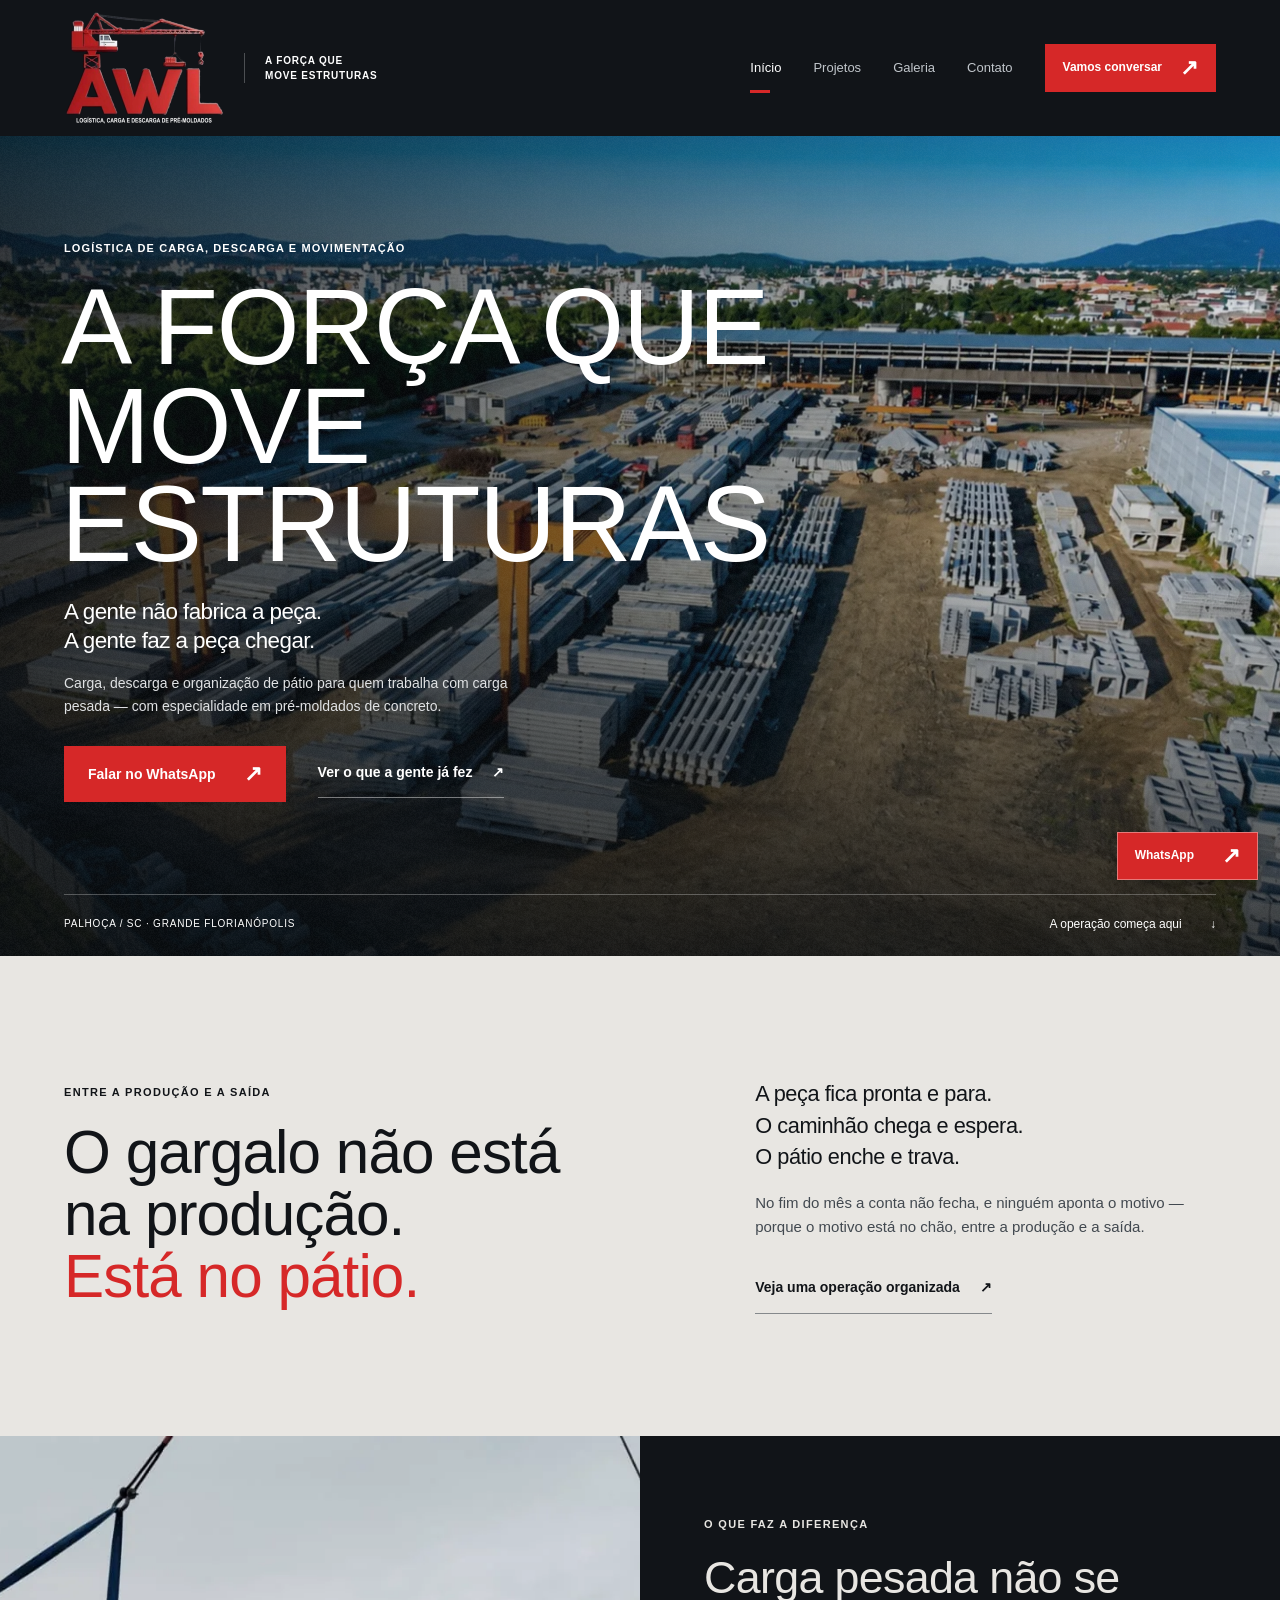
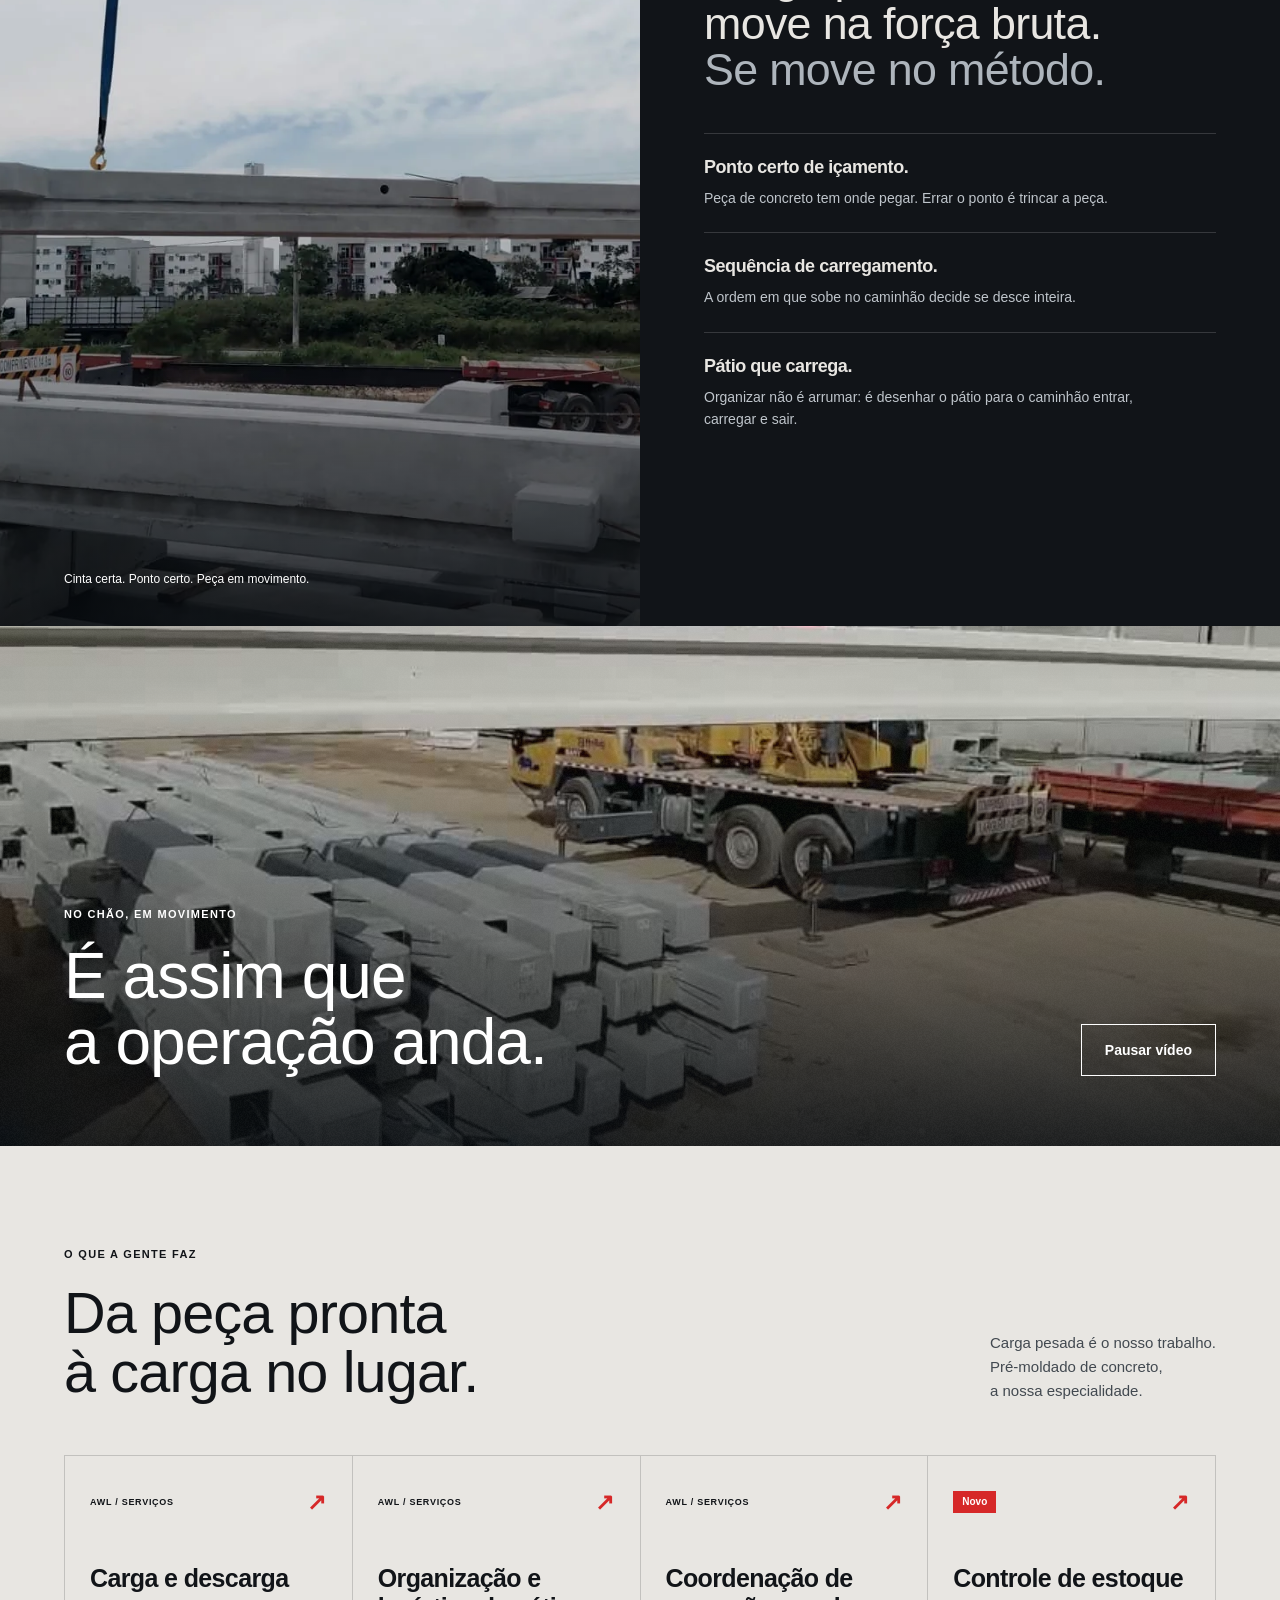
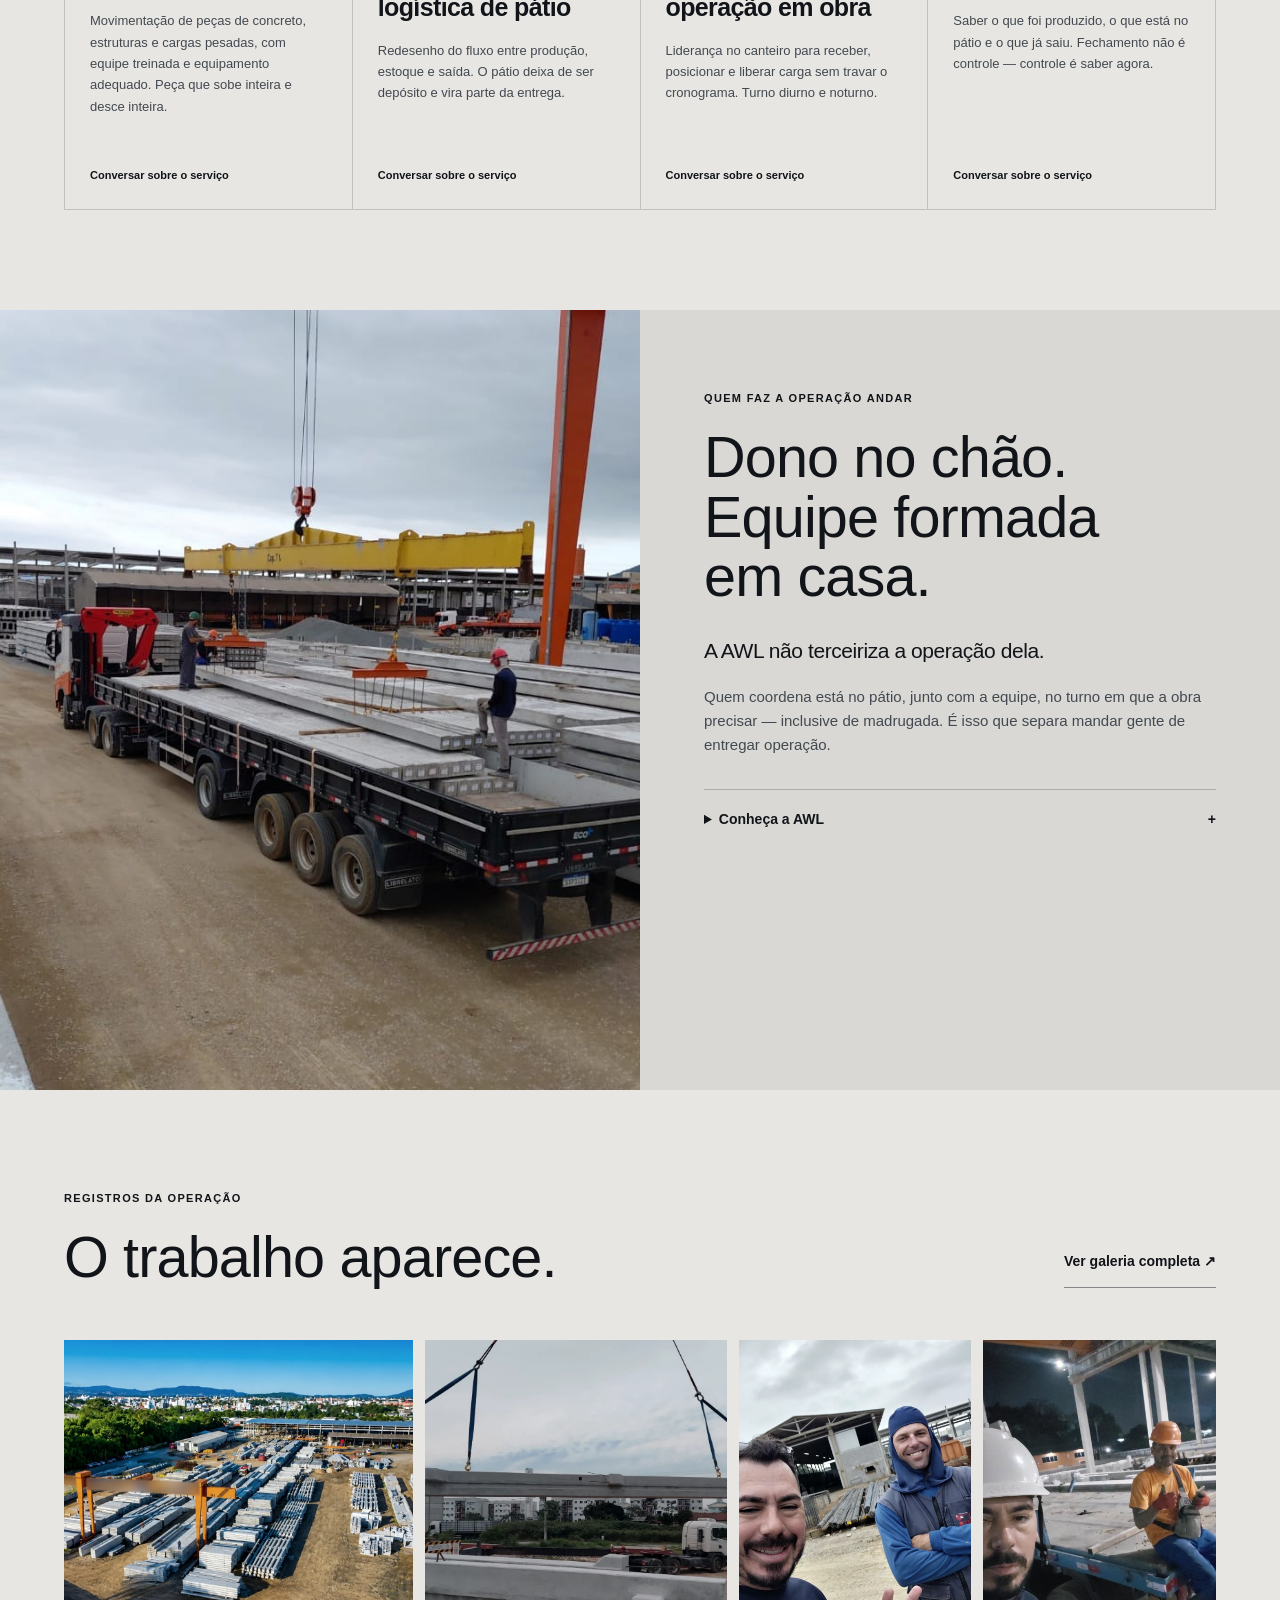
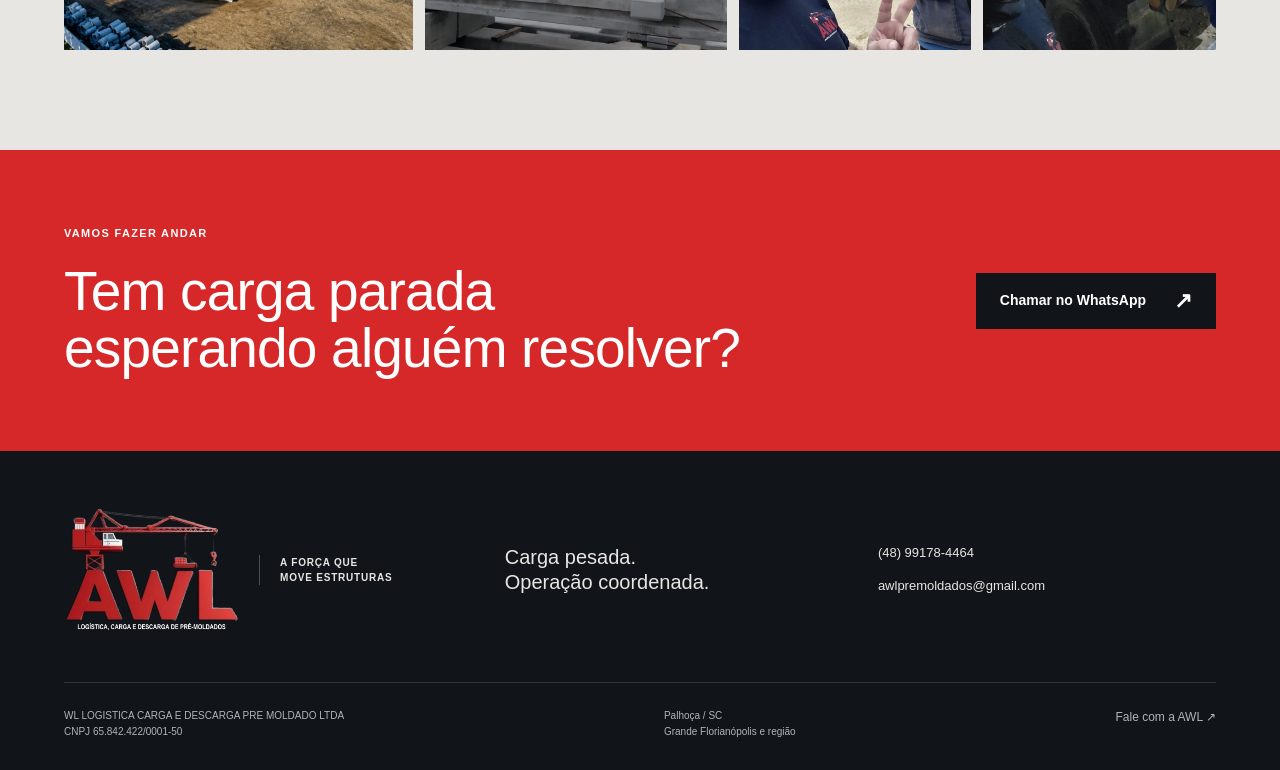
<file: docs/index.html>
<!DOCTYPE html>
<html lang="pt-BR">
 <head>
  <meta charset="utf-8"/>
  <meta content="width=device-width, initial-scale=1" name="viewport"/>
  <title>
   AWL | A FORÇA QUE MOVE ESTRUTURAS — Logística em Palhoça
  </title>
  <meta content="Carga, descarga e movimentação de cargas pesadas na Grande Florianópolis. AWL: operação coordenada e especialidade em pré-moldados de concreto." name="description"/>
  <meta content="#111418" name="theme-color"/>
  <meta content="index, follow" name="robots"/>
  <link href="https://lilianpacheco.github.io/AWLLOSGISTICA/index.html" rel="canonical"/>
  <meta content="website" property="og:type"/>
  <meta content="pt_BR" property="og:locale"/>
  <meta content="AWL" property="og:site_name"/>
  <meta content="AWL | A FORÇA QUE MOVE ESTRUTURAS — Logística em Palhoça" property="og:title"/>
  <meta content="Carga, descarga e movimentação de cargas pesadas na Grande Florianópolis. AWL: operação coordenada e especialidade em pré-moldados de concreto." property="og:description"/>
  <meta content="https://lilianpacheco.github.io/AWLLOSGISTICA/index.html" property="og:url"/>
  <meta content="https://lilianpacheco.github.io/AWLLOSGISTICA/img/patio.jpeg" property="og:image"/>
  <meta content="Pátio de operação com peças de concreto organizadas" property="og:image:alt"/>
  <meta content="summary_large_image" name="twitter:card"/>
  <meta content="AWL | A FORÇA QUE MOVE ESTRUTURAS — Logística em Palhoça" name="twitter:title"/>
  <meta content="Carga, descarga e movimentação de cargas pesadas na Grande Florianópolis. AWL: operação coordenada e especialidade em pré-moldados de concreto." name="twitter:description"/>
  <meta content="https://lilianpacheco.github.io/AWLLOSGISTICA/img/patio.jpeg" name="twitter:image"/>
  <link href="img/favicon.png" rel="icon" type="image/png"/>
  <style>
   *{box-sizing:border-box}body{margin:0;background:#e8e6e2;color:#111418;font-family:Arial,Helvetica,sans-serif}img{max-width:100%;height:auto}.site-header{background:#111418;color:#fff;min-height:88px}.hero{position:relative;background:#111418;color:#fff;min-height:calc(100svh - 88px)}.hero-image,.hero-shade{position:absolute;inset:0}.hero-image img{width:100%;height:100%;object-fit:cover}.hero-content{position:relative;z-index:1}[hidden]{display:none!important}
  </style>
  <link href="css/style.css" rel="stylesheet"/>
  <script id="business-schema" type="application/ld+json">{"@context":"https://schema.org","@type":"LocalBusiness","name":"AWL","legalName":"WL LOGISTICA CARGA E DESCARGA PRE MOLDADO LTDA","taxID":"65.842.422/0001-50","telephone":"+5548991784464","email":"awlpremoldados@gmail.com","address":{"@type":"PostalAddress","addressLocality":"Palhoça","addressRegion":"SC","addressCountry":"BR"},"areaServed":"Grande Florianópolis e região","url":"https://lilianpacheco.github.io/AWLLOSGISTICA/","image":"https://lilianpacheco.github.io/AWLLOSGISTICA/img/patio.jpeg"}</script>
  <script defer="" src="js/main.js">
  </script>
 </head>
 <body class="home">
  <!-- THESIS: A força física e a coordenação aparecem juntas no pátio real.
OWN-WORLD: Grafite, concreto, vermelho de máquina, letras condensadas e geometria reta.
STORY: Identificar o gargalo, entender o método, ver a operação e conversar.
FIRST VIEWPORT: Fotografia aérea sangrada; slogan dominante à esquerda; ações abaixo e localização na base.
FORM: Composição industrial fixada pelo briefing do usuário; sem sorteio ou imagens geradas. -->
  <a class="skip-link" href="#conteudo">
   Pular para o conteúdo
  </a>
  <header class="site-header">
   <a aria-label="AWL — início" class="brand" href="index.html">
    <picture>
     <source srcset="img/logo-awl-web.webp" type="image/webp"/>
     <img alt="AWL — guindaste vermelho; logística, carga e descarga de pré-moldados" height="455" src="img/logo-awl-web.png" width="640"/>
    </picture>
    <span>
     A FORÇA QUE
     <br/>
     MOVE ESTRUTURAS
    </span>
   </a>
   <button aria-controls="navigation" aria-expanded="false" class="menu-toggle">
    Menu
    <span aria-hidden="true">
     ☰
    </span>
   </button>
   <nav aria-label="Principal" id="navigation">
    <a aria-current="page" href="index.html">
     Início
    </a>
    <a href="projetos.html">
     Projetos
    </a>
    <a href="galeria.html">
     Galeria
    </a>
    <a href="contato.html">
     Contato
    </a>
    <a class="button nav-cta" data-whatsapp="" href="https://wa.me/5548991784464?text=Ol%C3%A1%2C%20AWL!%20Gostaria%20de%20conversar%20sobre%20uma%20opera%C3%A7%C3%A3o%20de%20carga%20e%20descarga." rel="noopener" target="_blank">
     Vamos conversar
     <span aria-hidden="true">
      ↗
     </span>
    </a>
   </nav>
  </header>
  <main id="conteudo">
   <section class="hero">
    <div class="hero-image">
     <picture class="photo" style="background-image:url(img/patio-blur.webp)">
      <source sizes="(max-width: 700px) 100vw, 70vw" srcset="img/patio-720.webp 720w, img/patio.webp 1600w" type="image/webp"/>
      <img alt="Vista aérea de pátio industrial com peças de concreto alinhadas e pórtico de movimentação." decoding="async" fetchpriority="high" height="900" loading="eager" src="img/patio.jpeg" width="1600"/>
     </picture>
    </div>
    <div class="hero-shade">
    </div>
    <div class="hero-content">
     <p class="eyebrow">
      LOGÍSTICA DE CARGA, DESCARGA E MOVIMENTAÇÃO
     </p>
     <h1>
      A FORÇA QUE
      <br/>
      MOVE
      <br/>
      <span>
       ESTRUTURAS
      </span>
     </h1>
     <p class="hero-subtitle">
      A gente não fabrica a peça.
      <br/>
      A gente faz a peça chegar.
     </p>
     <p class="hero-support">
      Carga, descarga e organização de pátio para quem trabalha com carga pesada — com especialidade em pré-moldados de concreto.
     </p>
     <div class="hero-actions">
      <a class="button" data-whatsapp="" href="https://wa.me/5548991784464?text=Ol%C3%A1%2C%20AWL!%20Gostaria%20de%20conversar%20sobre%20uma%20opera%C3%A7%C3%A3o%20de%20carga%20e%20descarga." rel="noopener" target="_blank">
       Falar no WhatsApp
       <span aria-hidden="true">
        ↗
       </span>
      </a>
      <a class="text-link" href="projetos.html">
       Ver o que a gente já fez
       <span aria-hidden="true">
        ↗
       </span>
      </a>
     </div>
    </div>
    <div class="hero-foot">
     <span>
      PALHOÇA / SC · GRANDE FLORIANÓPOLIS
     </span>
     <a href="#problema">
      A operação começa aqui
      <span aria-hidden="true">
       ↓
      </span>
     </a>
    </div>
   </section>
   <section class="section problem" data-reveal="" id="problema">
    <div>
     <p class="eyebrow">
      ENTRE A PRODUÇÃO E A SAÍDA
     </p>
     <h2>
      O gargalo não está
      <br/>
      na produção.
      <br/>
      <span class="accent">
       Está no pátio.
      </span>
     </h2>
    </div>
    <div class="problem-copy">
     <p class="lead">
      A peça fica pronta e para.
      <br/>
      O caminhão chega e espera.
      <br/>
      O pátio enche e trava.
     </p>
     <p>
      No fim do mês a conta não fecha, e ninguém aponta o motivo — porque o motivo está no chão, entre a produção e a saída.
     </p>
     <a class="text-link dark-link" href="projetos.html#patio">
      Veja uma operação organizada
      <span aria-hidden="true">
       ↗
      </span>
     </a>
    </div>
   </section>
   <section class="method">
    <div class="method-image">
     <picture class="photo" style="background-image:url(img/icamento-blur.webp)">
      <source sizes="(max-width: 700px) 100vw, 70vw" srcset="img/icamento-720.webp 720w, img/icamento.webp 1599w" type="image/webp"/>
      <img alt="Viga longa suspensa por cintas azuis, com guindaste e carreta ao fundo." decoding="async" height="899" loading="lazy" src="img/icamento.jpeg" width="1599"/>
     </picture>
     <span class="image-caption">
      Cinta certa. Ponto certo. Peça em movimento.
     </span>
    </div>
    <div class="method-content" data-reveal="">
     <p class="eyebrow">
      O QUE FAZ A DIFERENÇA
     </p>
     <h2>
      Carga pesada não se move na força bruta.
      <br/>
      <span class="muted-light">
       Se move no método.
      </span>
     </h2>
     <div class="method-item">
      <h3>
       Ponto certo de içamento.
      </h3>
      <p>
       Peça de concreto tem onde pegar. Errar o ponto é trincar a peça.
      </p>
     </div>
     <div class="method-item">
      <h3>
       Sequência de carregamento.
      </h3>
      <p>
       A ordem em que sobe no caminhão decide se desce inteira.
      </p>
     </div>
     <div class="method-item">
      <h3>
       Pátio que carrega.
      </h3>
      <p>
       Organizar não é arrumar: é desenhar o pátio para o caminhão entrar, carregar e sair.
      </p>
     </div>
    </div>
   </section>
   <section aria-label="Vídeo real de içamento" class="film">
    <img alt="Viga de concreto suspensa sobre carreta durante operação de içamento." class="film-poster" height="354" loading="lazy" src="img/video-poster.jpeg" width="848"/>
    <video aria-label="Registro sem áudio: içamento de viga e movimentação no pátio" autoplay="" id="operation-video" loop="" muted="" playsinline="" poster="img/video-poster.jpeg" preload="none">
     <source src="img/operacao.mp4" type="video/mp4"/>
    </video>
    <div class="film-overlay">
    </div>
    <div class="film-content">
     <div>
      <p class="eyebrow">
       NO CHÃO, EM MOVIMENTO
      </p>
      <h2>
       É assim que
       <br/>
       a operação anda.
      </h2>
     </div>
     <button class="button button-outline" data-video-toggle="">
      Pausar vídeo
     </button>
    </div>
   </section>
   <section class="section services" id="servicos">
    <div class="section-heading" data-reveal="">
     <div>
      <p class="eyebrow">
       O QUE A GENTE FAZ
      </p>
      <h2>
       Da peça pronta
       <br/>
       à carga no lugar.
      </h2>
     </div>
     <p>
      Carga pesada é o nosso trabalho.
      <br/>
      Pré-moldado de concreto,
      <br/>
      a nossa especialidade.
     </p>
    </div>
    <div class="services-grid">
     <a class="service-card" href="contato.html?servico=Carga%20e%20descarga">
      <span class="service-top">
       <span>
        AWL / SERVIÇOS
       </span>
       <span aria-hidden="true">
        ↗
       </span>
      </span>
      <h3>
       Carga e descarga
      </h3>
      <p>
       Movimentação de peças de concreto, estruturas e cargas pesadas, com equipe treinada e equipamento adequado. Peça que sobe inteira e desce inteira.
      </p>
      <span class="service-link">
       Conversar sobre o serviço
      </span>
     </a>
     <a class="service-card" href="contato.html?servico=Organiza%C3%A7%C3%A3o%20e%20log%C3%ADstica%20de%20p%C3%A1tio">
      <span class="service-top">
       <span>
        AWL / SERVIÇOS
       </span>
       <span aria-hidden="true">
        ↗
       </span>
      </span>
      <h3>
       Organização e logística de pátio
      </h3>
      <p>
       Redesenho do fluxo entre produção, estoque e saída. O pátio deixa de ser depósito e vira parte da entrega.
      </p>
      <span class="service-link">
       Conversar sobre o serviço
      </span>
     </a>
     <a class="service-card" href="contato.html?servico=Coordena%C3%A7%C3%A3o%20de%20opera%C3%A7%C3%A3o%20em%20obra">
      <span class="service-top">
       <span>
        AWL / SERVIÇOS
       </span>
       <span aria-hidden="true">
        ↗
       </span>
      </span>
      <h3>
       Coordenação de operação em obra
      </h3>
      <p>
       Liderança no canteiro para receber, posicionar e liberar carga sem travar o cronograma. Turno diurno e noturno.
      </p>
      <span class="service-link">
       Conversar sobre o serviço
      </span>
     </a>
     <a class="service-card" href="contato.html?servico=Controle%20de%20estoque">
      <span class="service-top">
       <span class="badge">
        Novo
       </span>
       <span aria-hidden="true">
        ↗
       </span>
      </span>
      <h3>
       Controle de estoque
      </h3>
      <p>
       Saber o que foi produzido, o que está no pátio e o que já saiu. Fechamento não é controle — controle é saber agora.
      </p>
      <span class="service-link">
       Conversar sobre o serviço
      </span>
     </a>
    </div>
   </section>
   <section class="people" id="sobre">
    <div class="people-photo">
     <picture class="photo" style="background-image:url(img/carregamento-equipe-2026.jpeg)">
      <img alt="Dois profissionais coordenam o carregamento de peças de concreto em uma carreta." decoding="async" height="1280" loading="lazy" src="img/carregamento-equipe-2026.jpeg" width="720"/>
     </picture>
    </div>
    <div class="people-content" data-reveal="">
     <p class="eyebrow">
      QUEM FAZ A OPERAÇÃO ANDAR
     </p>
     <h2>
      Dono no chão.
      <br/>
      Equipe formada
      <br/>
      em casa.
     </h2>
     <p class="lead">
      A AWL não terceiriza a operação dela.
     </p>
     <p>
      Quem coordena está no pátio, junto com a equipe, no turno em que a obra precisar — inclusive de madrugada. É isso que separa mandar gente de entregar operação.
     </p>
     <details>
      <summary>
       Conheça a AWL
       <span aria-hidden="true">
        +
       </span>
      </summary>
      <div class="about-detail">
       <p>
        A AWL nasceu da junção de dois sócios e de uma constatação simples: fábrica boa perde dinheiro por causa de movimentação ruim. O trabalho é esse — entrar onde a carga trava e fazer ela andar.
       </p>
       <p>
        Hoje a empresa atende fábricas de pré-moldados, construtoras e empreiteiras na Grande Florianópolis, com equipe própria formada dentro de casa.
       </p>
       <picture class="photo" style="background-image:url(img/estoque-galpao-2026.jpeg)">
        <img alt="Estoque de peças de concreto organizado sob o galpão com ponte rolante." decoding="async" height="1600" loading="lazy" src="img/estoque-galpao-2026.jpeg" width="900"/>
       </picture>
      </div>
     </details>
    </div>
   </section>
   <section class="section preview">
    <div class="section-heading">
     <div>
      <p class="eyebrow">
       REGISTROS DA OPERAÇÃO
      </p>
      <h2>
       O trabalho aparece.
      </h2>
     </div>
     <a class="text-link dark-link" href="galeria.html">
      Ver galeria completa ↗
     </a>
    </div>
    <div class="preview-grid">
     <a aria-label="Ver na galeria: Vista aérea de pátio industrial com peças de concreto alinhadas e pórtico de movimentação." href="galeria.html">
      <picture class="photo" style="background-image:url(img/patio-blur.webp)">
       <source sizes="(max-width: 700px) 100vw, 70vw" srcset="img/patio-720.webp 720w, img/patio.webp 1600w" type="image/webp"/>
       <img alt="Vista aérea de pátio industrial com peças de concreto alinhadas e pórtico de movimentação." decoding="async" height="900" loading="lazy" src="img/patio.jpeg" width="1600"/>
      </picture>
     </a>
     <a aria-label="Ver na galeria: Viga longa suspensa por cintas azuis, com guindaste e carreta ao fundo." href="galeria.html">
      <picture class="photo" style="background-image:url(img/icamento-blur.webp)">
       <source sizes="(max-width: 700px) 100vw, 70vw" srcset="img/icamento-720.webp 720w, img/icamento.webp 1599w" type="image/webp"/>
       <img alt="Viga longa suspensa por cintas azuis, com guindaste e carreta ao fundo." decoding="async" height="899" loading="lazy" src="img/icamento.jpeg" width="1599"/>
      </picture>
     </a>
     <a aria-label="Ver na galeria: Dois integrantes de uniforme AWL no pátio, com galpão e ferragens ao fundo." href="galeria.html">
      <picture class="photo" style="background-image:url(img/equipe-patio-blur.webp)">
       <source sizes="(max-width: 700px) 100vw, 70vw" srcset="img/equipe-patio-720.webp 506w, img/equipe-patio.webp 899w" type="image/webp"/>
       <img alt="Dois integrantes de uniforme AWL no pátio, com galpão e ferragens ao fundo." decoding="async" height="1599" loading="lazy" src="img/equipe-patio.jpeg" width="899"/>
      </picture>
     </a>
     <a aria-label="Ver na galeria: Dois integrantes da equipe junto a peças de concreto sob galpão à noite." href="galeria.html">
      <picture class="photo" style="background-image:url(img/equipe-noite-blur.webp)">
       <source sizes="(max-width: 700px) 100vw, 70vw" srcset="img/equipe-noite-720.webp 506w, img/equipe-noite.webp 899w" type="image/webp"/>
       <img alt="Dois integrantes da equipe junto a peças de concreto sob galpão à noite." decoding="async" height="1599" loading="lazy" src="img/equipe-noite.jpeg" width="899"/>
      </picture>
     </a>
    </div>
   </section>
   <section class="closing">
    <div>
     <p class="eyebrow">
      VAMOS FAZER ANDAR
     </p>
     <h2>
      Tem carga parada
      <br/>
      esperando alguém resolver?
     </h2>
    </div>
    <a class="button" data-whatsapp="" href="https://wa.me/5548991784464?text=Ol%C3%A1%2C%20AWL!%20Gostaria%20de%20conversar%20sobre%20uma%20opera%C3%A7%C3%A3o%20de%20carga%20e%20descarga." rel="noopener" target="_blank">
     Chamar no WhatsApp
     <span aria-hidden="true">
      ↗
     </span>
    </a>
   </section>
  </main>
  <footer class="footer">
   <div class="footer-top">
    <a aria-label="AWL — início" class="brand" href="index.html">
     <picture>
      <source srcset="img/logo-awl-web.webp" type="image/webp"/>
      <img alt="AWL — guindaste vermelho; logística, carga e descarga de pré-moldados" height="455" src="img/logo-awl-web.png" width="640"/>
     </picture>
     <span>
      A FORÇA QUE
      <br/>
      MOVE ESTRUTURAS
     </span>
    </a>
    <p>
     Carga pesada.
     <br/>
     Operação coordenada.
    </p>
    <div>
     <a data-phone="" href="tel:+5548991784464">
      <span data-config="phone">(48) 99178-4464</span>
     </a>
     <a data-email="" href="mailto:awlpremoldados@gmail.com">
      <span data-config="email">awlpremoldados@gmail.com</span>
     </a>
    </div>
   </div>
   <div class="footer-bottom">
    <p>
     <span data-config="legalName">WL LOGISTICA CARGA E DESCARGA PRE MOLDADO LTDA</span>
     <br/>
     CNPJ
     <span data-config="cnpj">65.842.422/0001-50</span>
    </p>
    <p>
     <span data-config="city">Palhoça</span>
     /
     <span data-config="state">SC</span>
     <br/>
     <span data-config="area">Grande Florianópolis e região</span>
    </p>
    <a href="contato.html">
     Fale com a AWL ↗
    </a>
   </div>
  </footer>
  <a class="button floating-contact" data-whatsapp="" href="https://wa.me/5548991784464?text=Ol%C3%A1%2C%20AWL!%20Gostaria%20de%20conversar%20sobre%20uma%20opera%C3%A7%C3%A3o%20de%20carga%20e%20descarga." rel="noopener" target="_blank">
   WhatsApp
   <span aria-hidden="true">
    ↗
   </span>
  </a>
 </body>
</html>
</file>
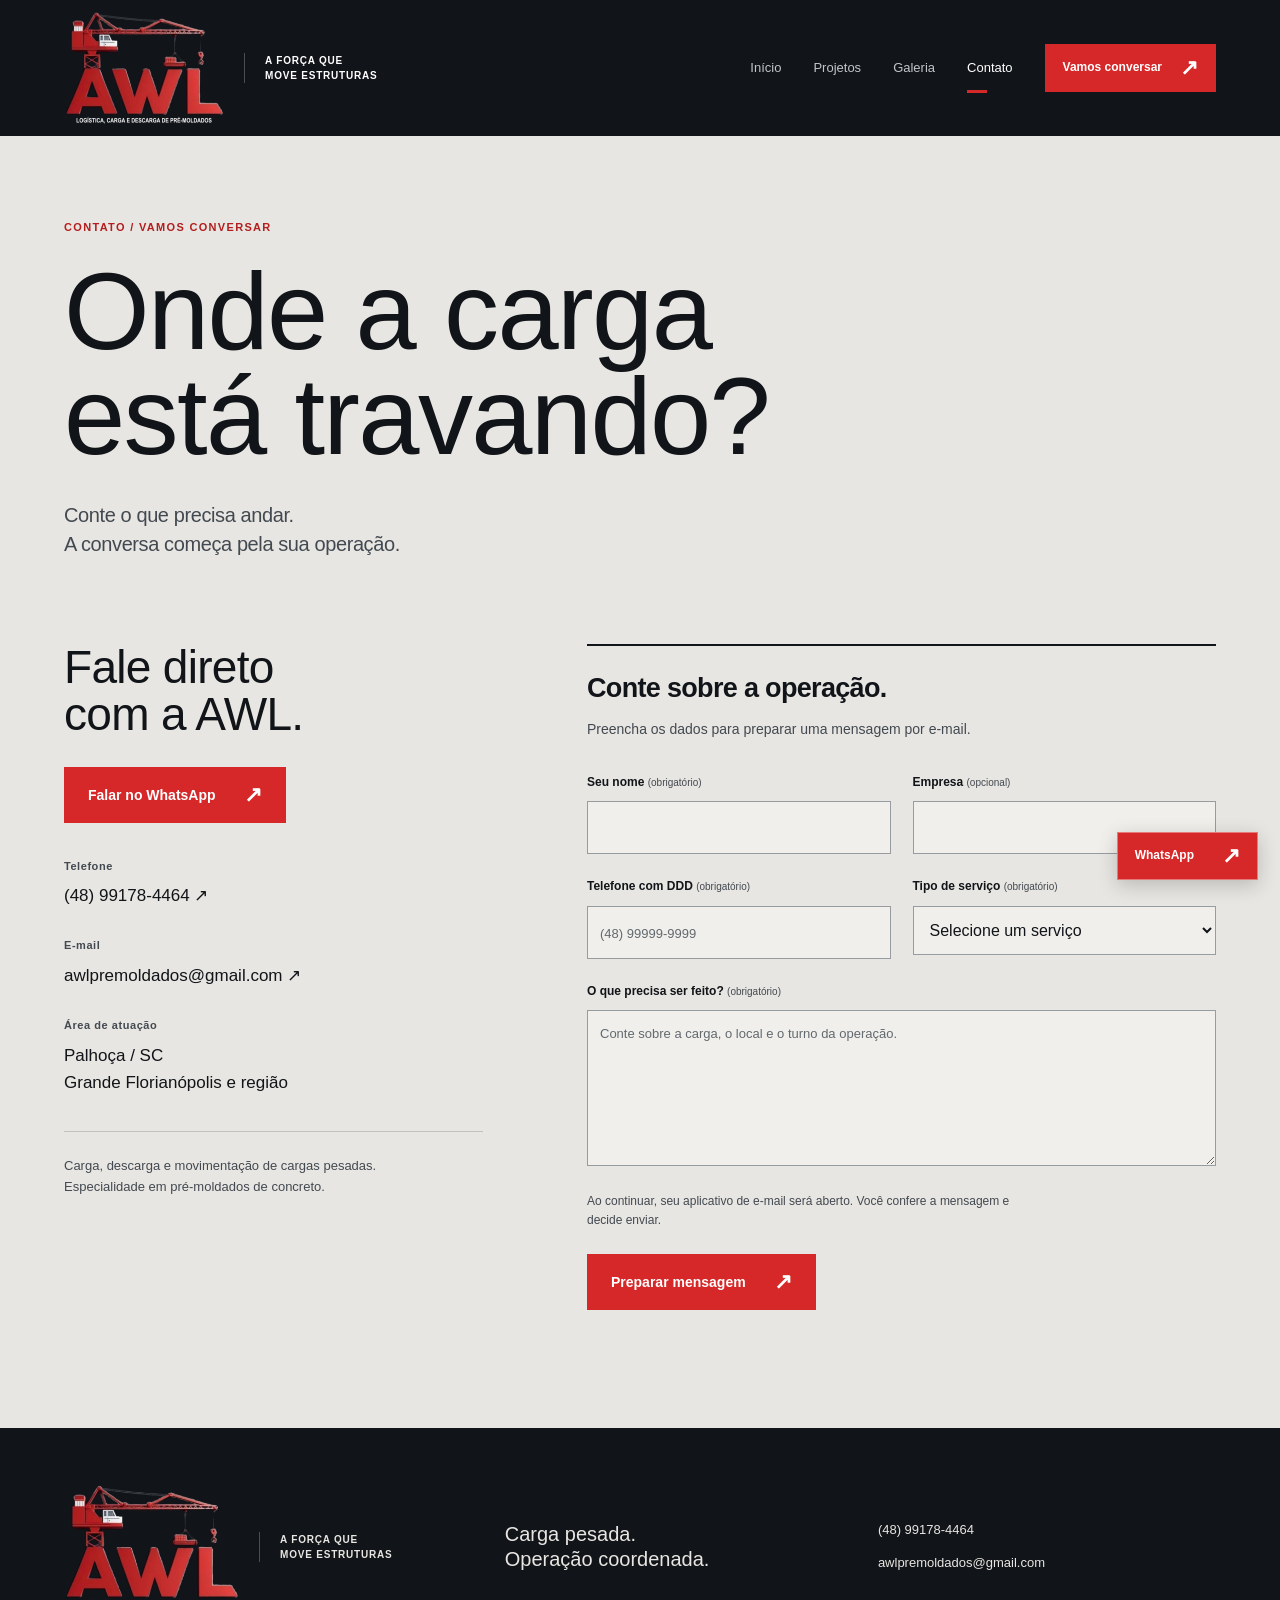
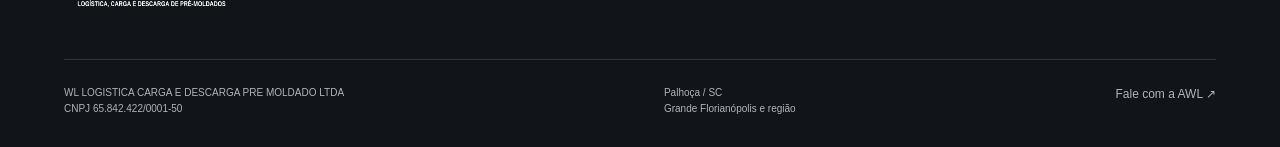
<file: docs/contato.html>
<!DOCTYPE html>
<html lang="pt-BR">
 <head>
  <meta charset="utf-8"/>
  <meta content="width=device-width, initial-scale=1" name="viewport"/>
  <title>
   Contato AWL | Carga e descarga na Grande Florianópolis
  </title>
  <meta content="Fale com a AWL pelo WhatsApp, telefone ou e-mail. Carga, descarga, logística de pátio e coordenação em obra em Palhoça e região." name="description"/>
  <meta content="#111418" name="theme-color"/>
  <meta content="index, follow" name="robots"/>
  <link href="https://lilianpacheco.github.io/AWLLOSGISTICA/contato.html" rel="canonical"/>
  <meta content="website" property="og:type"/>
  <meta content="pt_BR" property="og:locale"/>
  <meta content="AWL" property="og:site_name"/>
  <meta content="Contato AWL | Carga e descarga na Grande Florianópolis" property="og:title"/>
  <meta content="Fale com a AWL pelo WhatsApp, telefone ou e-mail. Carga, descarga, logística de pátio e coordenação em obra em Palhoça e região." property="og:description"/>
  <meta content="https://lilianpacheco.github.io/AWLLOSGISTICA/contato.html" property="og:url"/>
  <meta content="https://lilianpacheco.github.io/AWLLOSGISTICA/img/patio.jpeg" property="og:image"/>
  <meta content="Pátio de operação com peças de concreto organizadas" property="og:image:alt"/>
  <meta content="summary_large_image" name="twitter:card"/>
  <meta content="Contato AWL | Carga e descarga na Grande Florianópolis" name="twitter:title"/>
  <meta content="Fale com a AWL pelo WhatsApp, telefone ou e-mail. Carga, descarga, logística de pátio e coordenação em obra em Palhoça e região." name="twitter:description"/>
  <meta content="https://lilianpacheco.github.io/AWLLOSGISTICA/img/patio.jpeg" name="twitter:image"/>
  <link href="img/favicon.png" rel="icon" type="image/png"/>
  <style>
   *{box-sizing:border-box}body{margin:0;background:#e8e6e2;color:#111418;font-family:Arial,Helvetica,sans-serif}img{max-width:100%;height:auto}.site-header{background:#111418;color:#fff;min-height:88px}.hero{position:relative;background:#111418;color:#fff;min-height:calc(100svh - 88px)}.hero-image,.hero-shade{position:absolute;inset:0}.hero-image img{width:100%;height:100%;object-fit:cover}.hero-content{position:relative;z-index:1}[hidden]{display:none!important}
  </style>
  <link href="css/style.css" rel="stylesheet"/>
  <script id="business-schema" type="application/ld+json">{"@context":"https://schema.org","@type":"LocalBusiness","name":"AWL","legalName":"WL LOGISTICA CARGA E DESCARGA PRE MOLDADO LTDA","taxID":"65.842.422/0001-50","telephone":"+5548991784464","email":"awlpremoldados@gmail.com","address":{"@type":"PostalAddress","addressLocality":"Palhoça","addressRegion":"SC","addressCountry":"BR"},"areaServed":"Grande Florianópolis e região","url":"https://lilianpacheco.github.io/AWLLOSGISTICA/","image":"https://lilianpacheco.github.io/AWLLOSGISTICA/img/patio.jpeg"}</script>
  <script defer="" src="js/main.js">
  </script>
 </head>
 <body class="inner">
  <!-- THESIS: A força física e a coordenação aparecem juntas no pátio real.
OWN-WORLD: Grafite, concreto, vermelho de máquina, letras condensadas e geometria reta.
STORY: Identificar o gargalo, entender o método, ver a operação e conversar.
FIRST VIEWPORT: Fotografia aérea sangrada; slogan dominante à esquerda; ações abaixo e localização na base.
FORM: Composição industrial fixada pelo briefing do usuário; sem sorteio ou imagens geradas. -->
  <a class="skip-link" href="#conteudo">
   Pular para o conteúdo
  </a>
  <header class="site-header">
   <a aria-label="AWL — início" class="brand" href="index.html">
    <picture>
     <source srcset="img/logo-awl-web.webp" type="image/webp"/>
     <img alt="AWL — guindaste vermelho; logística, carga e descarga de pré-moldados" height="455" src="img/logo-awl-web.png" width="640"/>
    </picture>
    <span>
     A FORÇA QUE
     <br/>
     MOVE ESTRUTURAS
    </span>
   </a>
   <button aria-controls="navigation" aria-expanded="false" class="menu-toggle">
    Menu
    <span aria-hidden="true">
     ☰
    </span>
   </button>
   <nav aria-label="Principal" id="navigation">
    <a href="index.html">
     Início
    </a>
    <a href="projetos.html">
     Projetos
    </a>
    <a href="galeria.html">
     Galeria
    </a>
    <a aria-current="page" href="contato.html">
     Contato
    </a>
    <a class="button nav-cta" data-whatsapp="" href="https://wa.me/5548991784464?text=Ol%C3%A1%2C%20AWL!%20Gostaria%20de%20conversar%20sobre%20uma%20opera%C3%A7%C3%A3o%20de%20carga%20e%20descarga." rel="noopener" target="_blank">
     Vamos conversar
     <span aria-hidden="true">
      ↗
     </span>
    </a>
   </nav>
  </header>
  <main id="conteudo">
   <section class="section page-intro contact-intro">
    <p class="eyebrow">
     CONTATO / VAMOS CONVERSAR
    </p>
    <h1>
     Onde a carga
     <br/>
     está travando?
    </h1>
    <p class="lead">
     Conte o que precisa andar.
     <br/>
     A conversa começa pela sua operação.
    </p>
   </section>
   <section class="section contact-layout">
    <div class="contact-info" id="canais">
     <h2>
      Fale direto
      <br/>
      com a AWL.
     </h2>
     <a class="button" data-whatsapp="" href="https://wa.me/5548991784464?text=Ol%C3%A1%2C%20AWL!%20Gostaria%20de%20conversar%20sobre%20uma%20opera%C3%A7%C3%A3o%20de%20carga%20e%20descarga." rel="noopener" target="_blank">
      Falar no WhatsApp
      <span aria-hidden="true">
       ↗
      </span>
     </a>
     <dl>
      <dt>
       Telefone
      </dt>
      <dd>
       <a data-phone="" href="tel:+5548991784464">
        <span data-config="phone">(48) 99178-4464</span>
        ↗
       </a>
      </dd>
      <dt>
       E-mail
      </dt>
      <dd>
       <a data-email="" href="mailto:awlpremoldados@gmail.com">
        <span data-config="email">awlpremoldados@gmail.com</span>
        ↗
       </a>
      </dd>
      <dt>
       Área de atuação
      </dt>
      <dd>
       <span data-config="city">Palhoça</span>
       /
       <span data-config="state">SC</span>
       <br/>
       <span data-config="area">Grande Florianópolis e região</span>
      </dd>
     </dl>
     <p class="contact-note">
      Carga, descarga e movimentação de cargas pesadas.
      <br/>
      Especialidade em pré-moldados de concreto.
     </p>
    </div>
    <div class="form-wrap">
     <h2>
      Conte sobre a operação.
     </h2>
     <p>
      Preencha os dados para preparar uma mensagem por e-mail.
     </p>
     <form action="mailto:awlpremoldados@gmail.com" enctype="text/plain" id="contact-form" method="post">
      <div class="form-row">
       <div class="field">
        <label for="nome">
         Seu nome
         <span>
          (obrigatório)
         </span>
        </label>
        <input aria-describedby="nome-error" autocomplete="name" id="nome" maxlength="100" name="nome" required=""/>
        <small class="field-error" id="nome-error">
        </small>
       </div>
       <div class="field">
        <label for="empresa">
         Empresa
         <span>
          (opcional)
         </span>
        </label>
        <input aria-describedby="empresa-error" autocomplete="organization" id="empresa" maxlength="150" name="empresa"/>
        <small class="field-error" id="empresa-error">
        </small>
       </div>
      </div>
      <div class="form-row">
       <div class="field">
        <label for="telefone">
         Telefone com DDD
         <span>
          (obrigatório)
         </span>
        </label>
        <input aria-describedby="telefone-error" autocomplete="tel" id="telefone" maxlength="25" name="telefone" placeholder="(48) 99999-9999" required="" type="tel"/>
        <small class="field-error" id="telefone-error">
        </small>
       </div>
       <div class="field">
        <label for="servico">
         Tipo de serviço
         <span>
          (obrigatório)
         </span>
        </label>
        <select aria-describedby="servico-error" id="servico" name="servico" required="">
         <option value="">
          Selecione um serviço
         </option>
         <option>
          Carga e descarga
         </option>
         <option>
          Organização e logística de pátio
         </option>
         <option>
          Coordenação de operação em obra
         </option>
         <option>
          Controle de estoque
         </option>
        </select>
        <small class="field-error" id="servico-error">
        </small>
       </div>
      </div>
      <div class="field">
       <label for="mensagem">
        O que precisa ser feito?
        <span>
         (obrigatório)
        </span>
       </label>
       <textarea aria-describedby="mensagem-error" id="mensagem" maxlength="1500" name="mensagem" placeholder="Conte sobre a carga, o local e o turno da operação." required="" rows="5"></textarea>
       <small class="field-error" id="mensagem-error">
       </small>
      </div>
      <p class="form-note">
       Ao continuar, seu aplicativo de e-mail será aberto. Você confere a mensagem e decide enviar.
      </p>
      <button class="button" type="submit">
       Preparar mensagem
       <span aria-hidden="true">
        ↗
       </span>
      </button>
      <div aria-live="polite" class="form-status" id="form-status" role="status">
      </div>
      <noscript>
       <p>
        O formulário usa seu aplicativo de e-mail. Você também pode usar o WhatsApp ou ligar pelo telefone acima.
       </p>
      </noscript>
     </form>
    </div>
   </section>
  </main>
  <footer class="footer">
   <div class="footer-top">
    <a aria-label="AWL — início" class="brand" href="index.html">
     <picture>
      <source srcset="img/logo-awl-web.webp" type="image/webp"/>
      <img alt="AWL — guindaste vermelho; logística, carga e descarga de pré-moldados" height="455" src="img/logo-awl-web.png" width="640"/>
     </picture>
     <span>
      A FORÇA QUE
      <br/>
      MOVE ESTRUTURAS
     </span>
    </a>
    <p>
     Carga pesada.
     <br/>
     Operação coordenada.
    </p>
    <div>
     <a data-phone="" href="tel:+5548991784464">
      <span data-config="phone">(48) 99178-4464</span>
     </a>
     <a data-email="" href="mailto:awlpremoldados@gmail.com">
      <span data-config="email">awlpremoldados@gmail.com</span>
     </a>
    </div>
   </div>
   <div class="footer-bottom">
    <p>
     <span data-config="legalName">WL LOGISTICA CARGA E DESCARGA PRE MOLDADO LTDA</span>
     <br/>
     CNPJ
     <span data-config="cnpj">65.842.422/0001-50</span>
    </p>
    <p>
     <span data-config="city">Palhoça</span>
     /
     <span data-config="state">SC</span>
     <br/>
     <span data-config="area">Grande Florianópolis e região</span>
    </p>
    <a href="contato.html">
     Fale com a AWL ↗
    </a>
   </div>
  </footer>
  <a class="button floating-contact" data-whatsapp="" href="https://wa.me/5548991784464?text=Ol%C3%A1%2C%20AWL!%20Gostaria%20de%20conversar%20sobre%20uma%20opera%C3%A7%C3%A3o%20de%20carga%20e%20descarga." rel="noopener" target="_blank">
   WhatsApp
   <span aria-hidden="true">
    ↗
   </span>
  </a>
 </body>
</html>
</file>
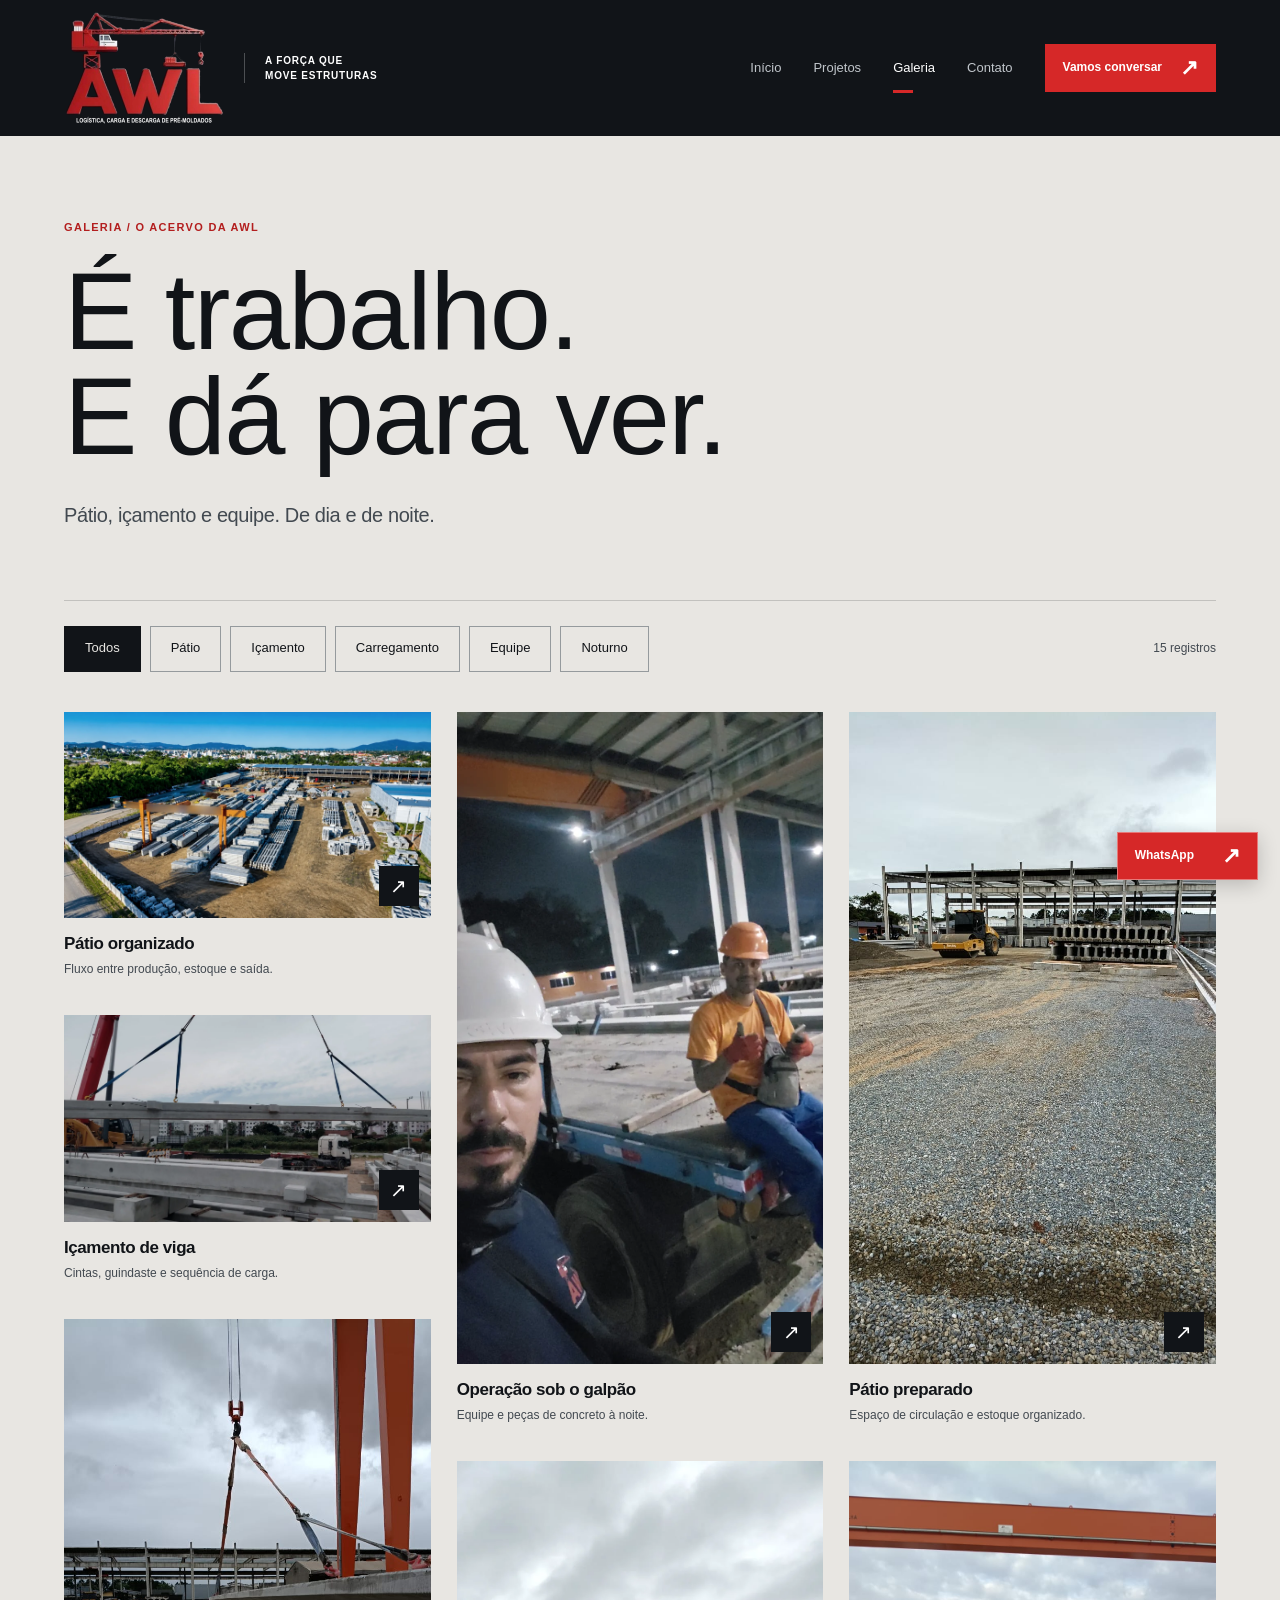
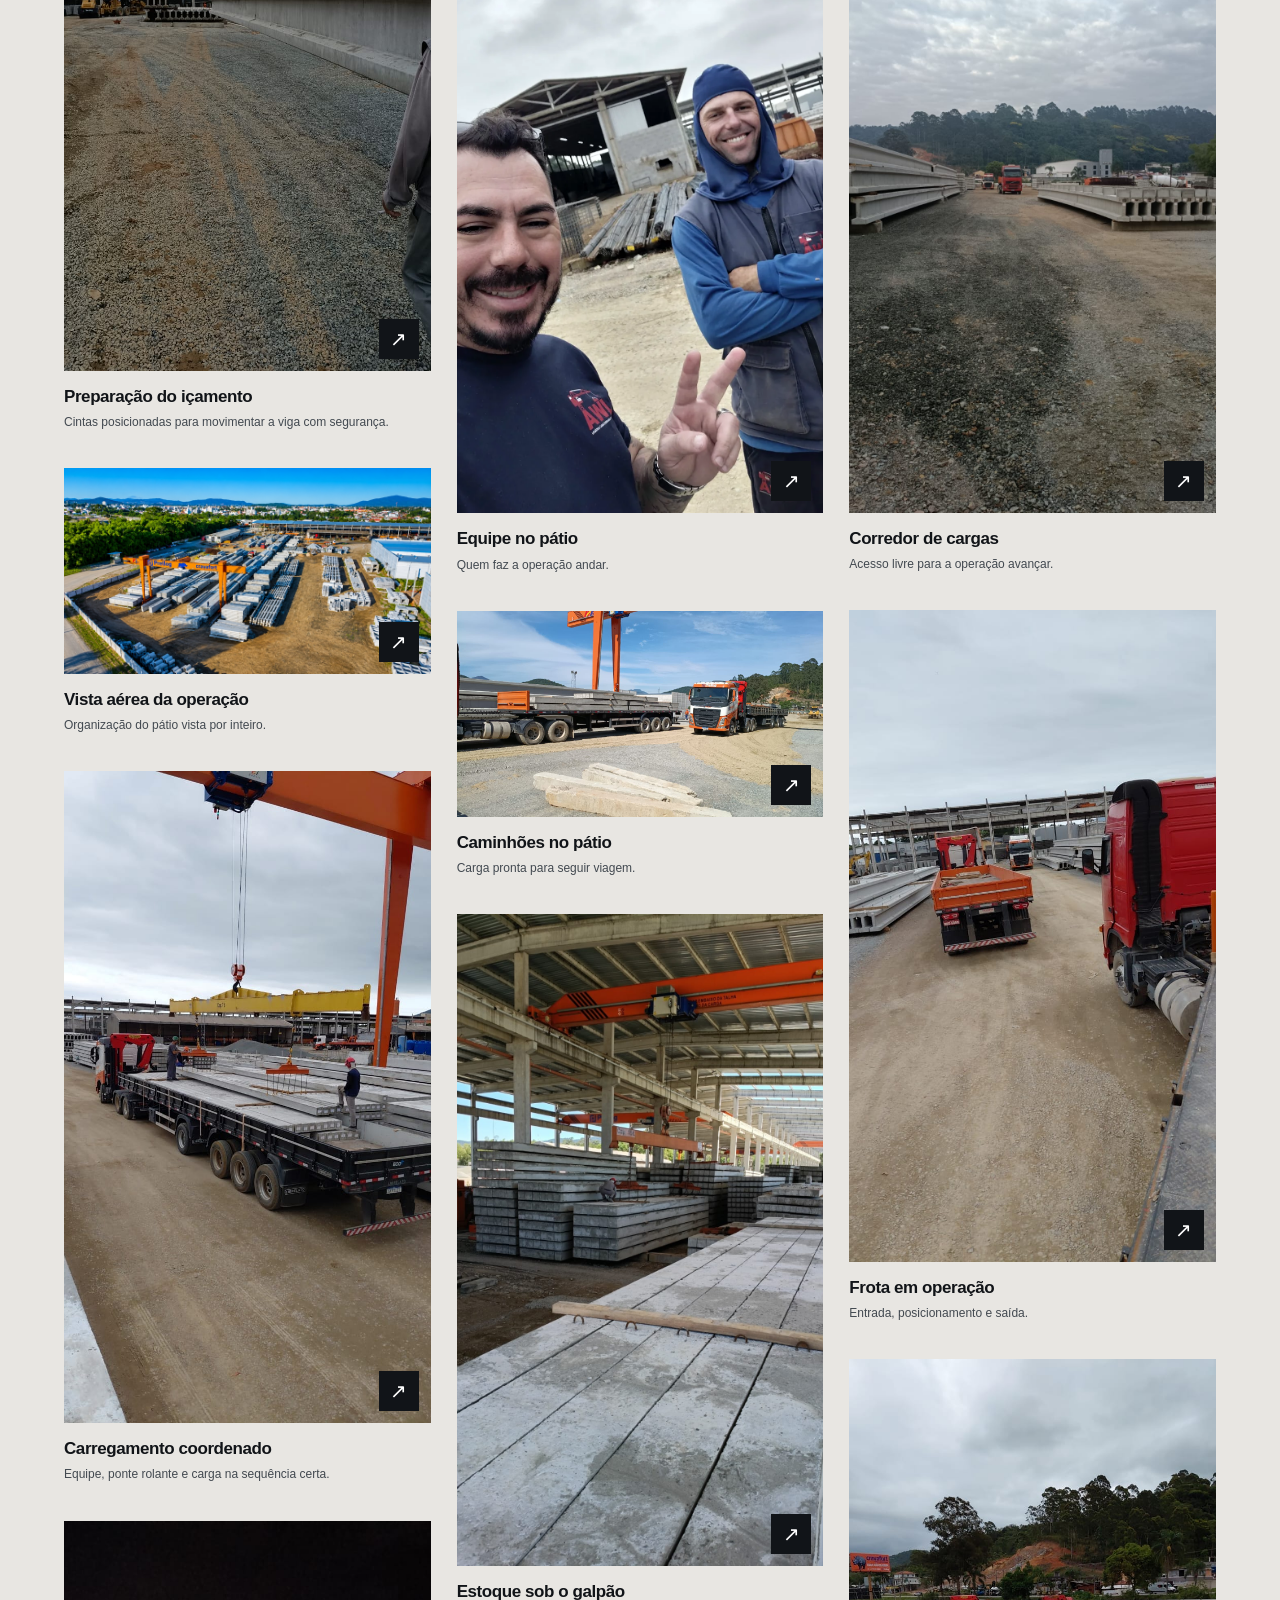
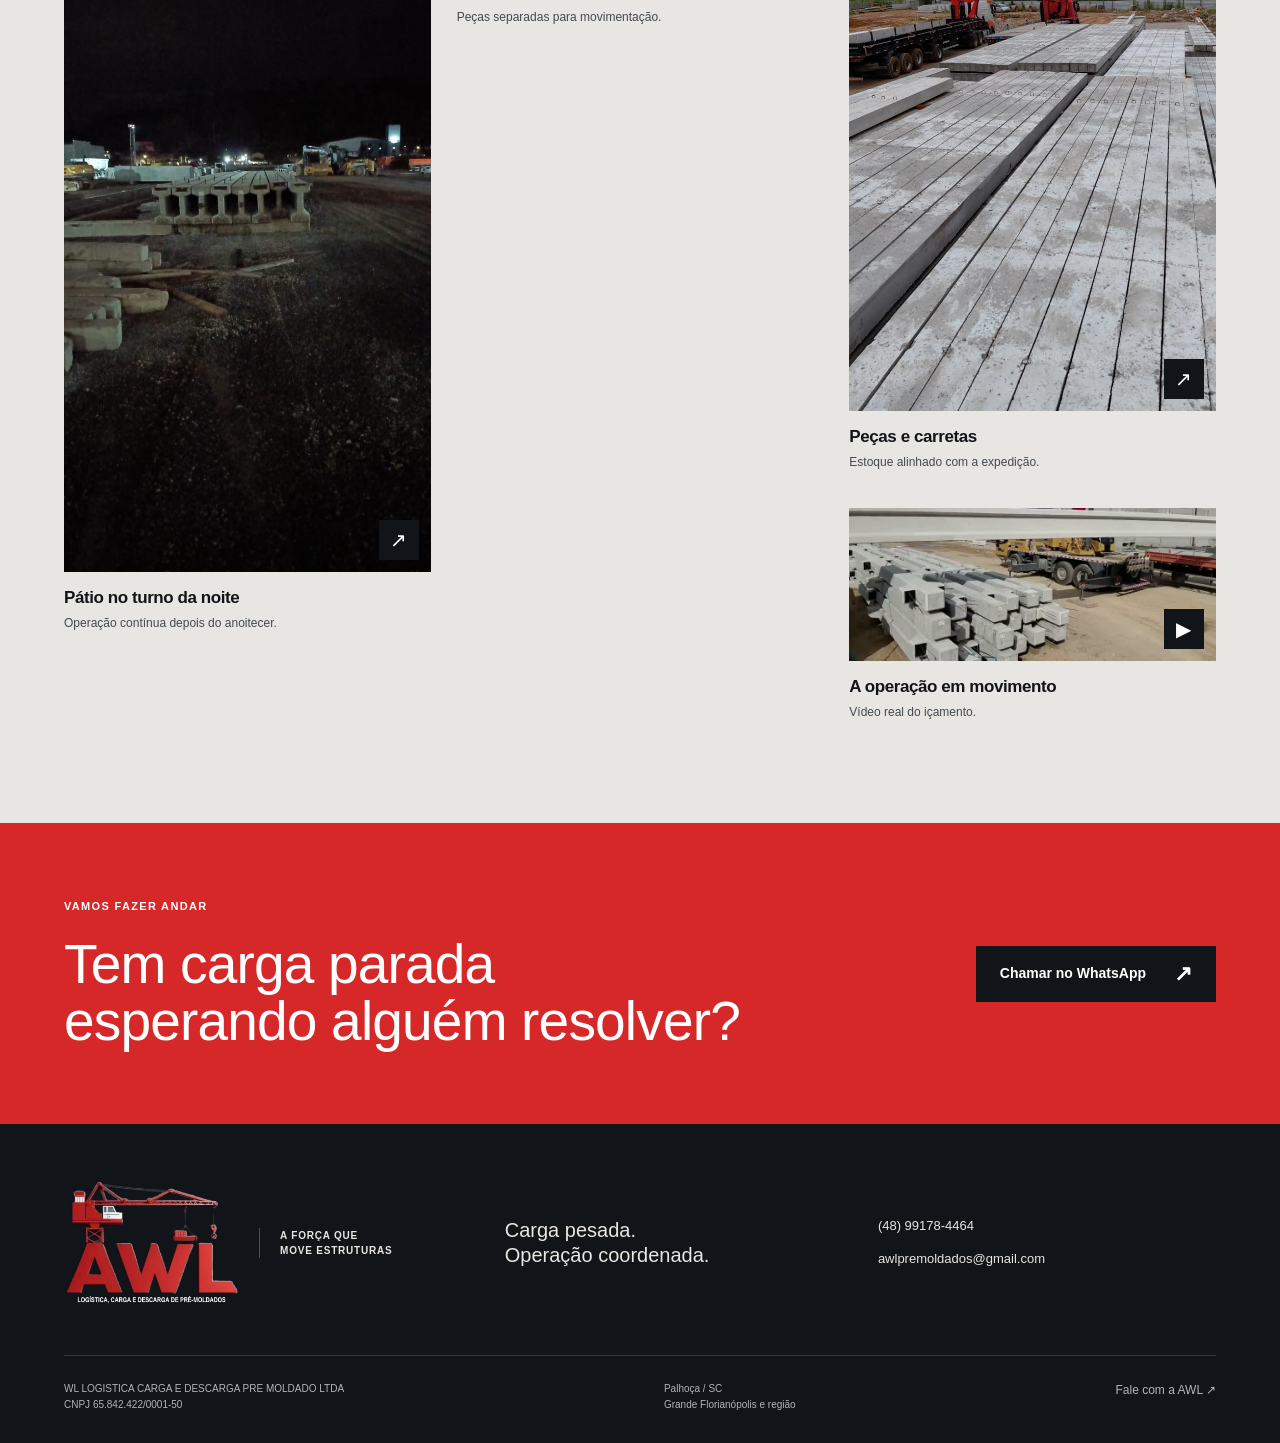
<file: docs/galeria.html>
<!DOCTYPE html>
<html lang="pt-BR">
 <head>
  <meta charset="utf-8"/>
  <meta content="width=device-width, initial-scale=1" name="viewport"/>
  <title>
   Galeria de içamento, pátio e equipe | AWL — Palhoça
  </title>
  <meta content="Fotos e vídeo reais da operação AWL. Pátio organizado, içamento de vigas de concreto e equipe trabalhando de dia e de noite." name="description"/>
  <meta content="#111418" name="theme-color"/>
  <meta content="index, follow" name="robots"/>
  <link href="https://lilianpacheco.github.io/AWLLOSGISTICA/galeria.html" rel="canonical"/>
  <meta content="website" property="og:type"/>
  <meta content="pt_BR" property="og:locale"/>
  <meta content="AWL" property="og:site_name"/>
  <meta content="Galeria de içamento, pátio e equipe | AWL — Palhoça" property="og:title"/>
  <meta content="Fotos e vídeo reais da operação AWL. Pátio organizado, içamento de vigas de concreto e equipe trabalhando de dia e de noite." property="og:description"/>
  <meta content="https://lilianpacheco.github.io/AWLLOSGISTICA/galeria.html" property="og:url"/>
  <meta content="https://lilianpacheco.github.io/AWLLOSGISTICA/img/patio.jpeg" property="og:image"/>
  <meta content="Pátio de operação com peças de concreto organizadas" property="og:image:alt"/>
  <meta content="summary_large_image" name="twitter:card"/>
  <meta content="Galeria de içamento, pátio e equipe | AWL — Palhoça" name="twitter:title"/>
  <meta content="Fotos e vídeo reais da operação AWL. Pátio organizado, içamento de vigas de concreto e equipe trabalhando de dia e de noite." name="twitter:description"/>
  <meta content="https://lilianpacheco.github.io/AWLLOSGISTICA/img/patio.jpeg" name="twitter:image"/>
  <link href="img/favicon.png" rel="icon" type="image/png"/>
  <style>
   *{box-sizing:border-box}body{margin:0;background:#e8e6e2;color:#111418;font-family:Arial,Helvetica,sans-serif}img{max-width:100%;height:auto}.site-header{background:#111418;color:#fff;min-height:88px}.hero{position:relative;background:#111418;color:#fff;min-height:calc(100svh - 88px)}.hero-image,.hero-shade{position:absolute;inset:0}.hero-image img{width:100%;height:100%;object-fit:cover}.hero-content{position:relative;z-index:1}[hidden]{display:none!important}
  </style>
  <link href="css/style.css" rel="stylesheet"/>
  <script id="business-schema" type="application/ld+json">{"@context":"https://schema.org","@type":"LocalBusiness","name":"AWL","legalName":"WL LOGISTICA CARGA E DESCARGA PRE MOLDADO LTDA","taxID":"65.842.422/0001-50","telephone":"+5548991784464","email":"awlpremoldados@gmail.com","address":{"@type":"PostalAddress","addressLocality":"Palhoça","addressRegion":"SC","addressCountry":"BR"},"areaServed":"Grande Florianópolis e região","url":"https://lilianpacheco.github.io/AWLLOSGISTICA/","image":"https://lilianpacheco.github.io/AWLLOSGISTICA/img/patio.jpeg"}</script>
  <script defer="" src="js/main.js">
  </script>
 </head>
 <body class="inner">
  <!-- THESIS: A força física e a coordenação aparecem juntas no pátio real.
OWN-WORLD: Grafite, concreto, vermelho de máquina, letras condensadas e geometria reta.
STORY: Identificar o gargalo, entender o método, ver a operação e conversar.
FIRST VIEWPORT: Fotografia aérea sangrada; slogan dominante à esquerda; ações abaixo e localização na base.
FORM: Composição industrial fixada pelo briefing do usuário; sem sorteio ou imagens geradas. -->
  <a class="skip-link" href="#conteudo">
   Pular para o conteúdo
  </a>
  <header class="site-header">
   <a aria-label="AWL — início" class="brand" href="index.html">
    <picture>
     <source srcset="img/logo-awl-web.webp" type="image/webp"/>
     <img alt="AWL — guindaste vermelho; logística, carga e descarga de pré-moldados" height="455" src="img/logo-awl-web.png" width="640"/>
    </picture>
    <span>
     A FORÇA QUE
     <br/>
     MOVE ESTRUTURAS
    </span>
   </a>
   <button aria-controls="navigation" aria-expanded="false" class="menu-toggle">
    Menu
    <span aria-hidden="true">
     ☰
    </span>
   </button>
   <nav aria-label="Principal" id="navigation">
    <a href="index.html">
     Início
    </a>
    <a href="projetos.html">
     Projetos
    </a>
    <a aria-current="page" href="galeria.html">
     Galeria
    </a>
    <a href="contato.html">
     Contato
    </a>
    <a class="button nav-cta" data-whatsapp="" href="https://wa.me/5548991784464?text=Ol%C3%A1%2C%20AWL!%20Gostaria%20de%20conversar%20sobre%20uma%20opera%C3%A7%C3%A3o%20de%20carga%20e%20descarga." rel="noopener" target="_blank">
     Vamos conversar
     <span aria-hidden="true">
      ↗
     </span>
    </a>
   </nav>
  </header>
  <main id="conteudo">
   <section class="section page-intro">
    <p class="eyebrow">
     GALERIA / O ACERVO DA AWL
    </p>
    <h1>
     É trabalho.
     <br/>
     E dá para ver.
    </h1>
    <p class="lead">
     Pátio, içamento e equipe. De dia e de noite.
    </p>
   </section>
   <section aria-label="Registros da operação" class="section gallery-section">
    <div class="gallery-toolbar">
     <div aria-label="Filtrar galeria" class="filters" role="group">
      <button aria-pressed="true" data-filter="todos">
       Todos
      </button>
      <button aria-pressed="false" data-filter="patio">
       Pátio
      </button>
      <button aria-pressed="false" data-filter="icamento">
       Içamento
      </button>
      <button aria-pressed="false" data-filter="carregamento">
       Carregamento
      </button>
      <button aria-pressed="false" data-filter="equipe">
       Equipe
      </button>
      <button aria-pressed="false" data-filter="noturno">
       Noturno
      </button>
     </div>
     <p aria-live="polite" id="gallery-count">
      15 registros
     </p>
    </div>
    <div class="gallery-grid">
     <figure data-category="patio">
      <a aria-label="Ampliar: Pátio organizado" data-caption="Vista aérea de pátio industrial com peças de concreto alinhadas e pórtico de movimentação." data-lightbox="" href="img/patio.jpeg">
       <picture class="photo" style="background-image:url(img/patio-blur.webp)">
        <source sizes="(max-width: 700px) 100vw, 70vw" srcset="img/patio-720.webp 720w, img/patio.webp 1600w" type="image/webp"/>
        <img alt="Vista aérea de pátio industrial com peças de concreto alinhadas e pórtico de movimentação." decoding="async" height="900" loading="lazy" src="img/patio.jpeg" width="1600"/>
       </picture>
       <span aria-hidden="true" class="expand-mark">
        ↗
       </span>
      </a>
      <figcaption>
       <h2>
        Pátio organizado
       </h2>
       <p>
        Fluxo entre produção, estoque e saída.
       </p>
      </figcaption>
     </figure>
     <figure data-category="icamento">
      <a aria-label="Ampliar: Içamento de viga" data-caption="Viga longa suspensa por cintas azuis, com guindaste e carreta ao fundo." data-lightbox="" href="img/icamento.jpeg">
       <picture class="photo" style="background-image:url(img/icamento-blur.webp)">
        <source sizes="(max-width: 700px) 100vw, 70vw" srcset="img/icamento-720.webp 720w, img/icamento.webp 1599w" type="image/webp"/>
        <img alt="Viga longa suspensa por cintas azuis, com guindaste e carreta ao fundo." decoding="async" height="899" loading="lazy" src="img/icamento.jpeg" width="1599"/>
       </picture>
       <span aria-hidden="true" class="expand-mark">
        ↗
       </span>
      </a>
      <figcaption>
       <h2>
       Içamento de viga
       </h2>
       <p>
        Cintas, guindaste e sequência de carga.
       </p>
      </figcaption>
     </figure>
     <figure data-category="icamento carregamento">
      <a aria-label="Ampliar: Preparação do içamento" data-caption="Viga de concreto conectada às cintas e à ponte rolante durante a preparação do içamento." data-lightbox="" href="img/icamento-ponte-rolante-2026.jpeg">
       <picture class="photo" style="background-image:url(img/icamento-ponte-rolante-2026.jpeg)">
        <img alt="Viga de concreto conectada às cintas e à ponte rolante durante a preparação do içamento." decoding="async" height="1280" loading="lazy" src="img/icamento-ponte-rolante-2026.jpeg" width="720"/>
       </picture>
       <span aria-hidden="true" class="expand-mark">
        ↗
       </span>
      </a>
      <figcaption>
       <h2>
        Preparação do içamento
       </h2>
       <p>
        Cintas posicionadas para movimentar a viga com segurança.
       </p>
      </figcaption>
     </figure>
     <figure data-category="patio">
      <a aria-label="Ampliar: Vista aérea da operação" data-caption="Vista aérea do pátio com peças de concreto organizadas sob o pórtico." data-lightbox="" href="img/patio-aereo-2026.jpeg">
       <picture class="photo" style="background-image:url(img/patio-aereo-2026.jpeg)">
        <img alt="Vista aérea do pátio com peças de concreto organizadas sob o pórtico." decoding="async" height="900" loading="lazy" src="img/patio-aereo-2026.jpeg" width="1600"/>
       </picture>
       <span aria-hidden="true" class="expand-mark">
        ↗
       </span>
      </a>
      <figcaption>
       <h2>
        Vista aérea da operação
       </h2>
       <p>
        Organização do pátio vista por inteiro.
       </p>
      </figcaption>
     </figure>
     <figure data-category="equipe icamento carregamento">
      <a aria-label="Ampliar: Carregamento coordenado" data-caption="Dois profissionais coordenam o carregamento de peças de concreto em uma carreta." data-lightbox="" href="img/carregamento-equipe-2026.jpeg">
       <picture class="photo" style="background-image:url(img/carregamento-equipe-2026.jpeg)">
        <img alt="Dois profissionais coordenam o carregamento de peças de concreto em uma carreta." decoding="async" height="1280" loading="lazy" src="img/carregamento-equipe-2026.jpeg" width="720"/>
       </picture>
       <span aria-hidden="true" class="expand-mark">
        ↗
       </span>
      </a>
      <figcaption>
       <h2>
        Carregamento coordenado
       </h2>
       <p>
        Equipe, ponte rolante e carga na sequência certa.
       </p>
      </figcaption>
     </figure>
     <figure data-category="noturno patio">
      <a aria-label="Ampliar: Pátio no turno da noite" data-caption="Peças de concreto e equipamentos no pátio durante o turno noturno." data-lightbox="" href="img/operacao-noturna-2026.jpeg">
       <picture class="photo" style="background-image:url(img/operacao-noturna-2026.jpeg)">
        <img alt="Peças de concreto e equipamentos no pátio durante o turno noturno." decoding="async" height="1280" loading="lazy" src="img/operacao-noturna-2026.jpeg" width="720"/>
       </picture>
       <span aria-hidden="true" class="expand-mark">
        ↗
       </span>
      </a>
      <figcaption>
       <h2>
        Pátio no turno da noite
       </h2>
       <p>
        Operação contínua depois do anoitecer.
       </p>
      </figcaption>
     </figure>
     <figure data-category="noturno equipe">
      <a aria-label="Ampliar: Operação sob o galpão" data-caption="Dois integrantes da equipe junto a peças de concreto sob galpão à noite." data-lightbox="" href="img/equipe-noite.jpeg">
       <picture class="photo" style="background-image:url(img/equipe-noite-blur.webp)">
        <source sizes="(max-width: 700px) 100vw, 70vw" srcset="img/equipe-noite-720.webp 506w, img/equipe-noite.webp 899w" type="image/webp"/>
        <img alt="Dois integrantes da equipe junto a peças de concreto sob galpão à noite." decoding="async" height="1599" loading="lazy" src="img/equipe-noite.jpeg" width="899"/>
       </picture>
       <span aria-hidden="true" class="expand-mark">
        ↗
       </span>
      </a>
      <figcaption>
       <h2>
        Operação sob o galpão
       </h2>
       <p>
        Equipe e peças de concreto à noite.
       </p>
      </figcaption>
     </figure>
     <figure data-category="equipe patio">
      <a aria-label="Ampliar: Equipe no pátio" data-caption="Dois integrantes de uniforme AWL no pátio, com galpão e ferragens ao fundo." data-lightbox="" href="img/equipe-patio.jpeg">
       <picture class="photo" style="background-image:url(img/equipe-patio-blur.webp)">
        <source sizes="(max-width: 700px) 100vw, 70vw" srcset="img/equipe-patio-720.webp 506w, img/equipe-patio.webp 899w" type="image/webp"/>
        <img alt="Dois integrantes de uniforme AWL no pátio, com galpão e ferragens ao fundo." decoding="async" height="1599" loading="lazy" src="img/equipe-patio.jpeg" width="899"/>
       </picture>
       <span aria-hidden="true" class="expand-mark">
        ↗
       </span>
      </a>
      <figcaption>
       <h2>
        Equipe no pátio
       </h2>
       <p>
        Quem faz a operação andar.
       </p>
      </figcaption>
     </figure>
     <figure data-category="patio carregamento">
      <a aria-label="Ampliar: Caminhões no pátio" data-caption="Caminhões posicionados entre as peças de concreto para carregamento e saída." data-lightbox="" href="img/caminhoes-patio-2026.jpeg">
       <picture class="photo" style="background-image:url(img/caminhoes-patio-2026.jpeg)">
        <img alt="Caminhões posicionados entre as peças de concreto para carregamento e saída." decoding="async" height="720" loading="lazy" src="img/caminhoes-patio-2026.jpeg" width="1280"/>
       </picture>
       <span aria-hidden="true" class="expand-mark">
        ↗
       </span>
      </a>
      <figcaption>
       <h2>
        Caminhões no pátio
       </h2>
       <p>
        Carga pronta para seguir viagem.
       </p>
      </figcaption>
     </figure>
     <figure data-category="patio icamento carregamento">
      <a aria-label="Ampliar: Estoque sob o galpão" data-caption="Peças de concreto organizadas sob o galpão com ponte rolante." data-lightbox="" href="img/estoque-galpao-2026.jpeg">
       <picture class="photo" style="background-image:url(img/estoque-galpao-2026.jpeg)">
        <img alt="Peças de concreto organizadas sob o galpão com ponte rolante." decoding="async" height="1600" loading="lazy" src="img/estoque-galpao-2026.jpeg" width="900"/>
       </picture>
       <span aria-hidden="true" class="expand-mark">
        ↗
       </span>
      </a>
      <figcaption>
       <h2>
        Estoque sob o galpão
       </h2>
       <p>
        Peças separadas para movimentação.
       </p>
      </figcaption>
     </figure>
     <figure data-category="patio">
      <a aria-label="Ampliar: Pátio preparado" data-caption="Área preparada para circulação com peças de concreto empilhadas ao fundo." data-lightbox="" href="img/patio-preparado-2026.jpeg">
       <picture class="photo" style="background-image:url(img/patio-preparado-2026.jpeg)">
        <img alt="Área preparada para circulação com peças de concreto empilhadas ao fundo." decoding="async" height="1280" loading="lazy" src="img/patio-preparado-2026.jpeg" width="720"/>
       </picture>
       <span aria-hidden="true" class="expand-mark">
        ↗
       </span>
      </a>
      <figcaption>
       <h2>
        Pátio preparado
       </h2>
       <p>
        Espaço de circulação e estoque organizado.
       </p>
      </figcaption>
     </figure>
     <figure data-category="patio">
      <a aria-label="Ampliar: Corredor de cargas" data-caption="Corredor livre entre vigas de concreto para acesso dos caminhões." data-lightbox="" href="img/corredor-cargas-2026.jpeg">
       <picture class="photo" style="background-image:url(img/corredor-cargas-2026.jpeg)">
        <img alt="Corredor livre entre vigas de concreto para acesso dos caminhões." decoding="async" height="1600" loading="lazy" src="img/corredor-cargas-2026.jpeg" width="900"/>
       </picture>
       <span aria-hidden="true" class="expand-mark">
        ↗
       </span>
      </a>
      <figcaption>
       <h2>
        Corredor de cargas
       </h2>
       <p>
        Acesso livre para a operação avançar.
       </p>
      </figcaption>
     </figure>
     <figure data-category="patio carregamento">
      <a aria-label="Ampliar: Frota em operação" data-caption="Caminhões circulando entre peças de concreto no pátio industrial." data-lightbox="" href="img/frota-patio-2026.jpeg">
       <picture class="photo" style="background-image:url(img/frota-patio-2026.jpeg)">
        <img alt="Caminhões circulando entre peças de concreto no pátio industrial." decoding="async" height="1280" loading="lazy" src="img/frota-patio-2026.jpeg" width="720"/>
       </picture>
       <span aria-hidden="true" class="expand-mark">
        ↗
       </span>
      </a>
      <figcaption>
       <h2>
        Frota em operação
       </h2>
       <p>
        Entrada, posicionamento e saída.
       </p>
      </figcaption>
     </figure>
     <figure data-category="patio carregamento">
      <a aria-label="Ampliar: Peças e carretas" data-caption="Peças de concreto alinhadas com carretas posicionadas para carregamento." data-lightbox="" href="img/pecas-carretas-2026.jpeg">
       <picture class="photo" style="background-image:url(img/pecas-carretas-2026.jpeg)">
        <img alt="Peças de concreto alinhadas com carretas posicionadas para carregamento." decoding="async" height="1280" loading="lazy" src="img/pecas-carretas-2026.jpeg" width="720"/>
       </picture>
       <span aria-hidden="true" class="expand-mark">
        ↗
       </span>
      </a>
      <figcaption>
       <h2>
        Peças e carretas
       </h2>
       <p>
        Estoque alinhado com a expedição.
       </p>
      </figcaption>
     </figure>
     <figure data-category="icamento patio carregamento">
      <a aria-label="Abrir vídeo da operação" data-caption="Registro em vídeo: içamento de viga de concreto e panorâmica do pátio, sem áudio." data-kind="video" data-lightbox="" href="img/operacao.mp4">
       <img alt="Viga suspensa acima da carreta durante operação no pátio." height="354" loading="lazy" src="img/video-poster.jpeg" width="848"/>
       <span aria-hidden="true" class="expand-mark">
        ▶
       </span>
      </a>
      <figcaption>
       <h2>
        A operação em movimento
       </h2>
       <p>
        Vídeo real do içamento.
       </p>
      </figcaption>
     </figure>
    </div>
   </section>
   <dialog aria-describedby="lightbox-caption" aria-label="Visualização ampliada" id="lightbox">
    <div class="lightbox-top">
     <span class="lightbox-position">
     </span>
     <button aria-label="Fechar visualização" data-close="">
      Fechar ×
     </button>
    </div>
    <div class="lightbox-media">
    </div>
    <div class="lightbox-bottom">
     <button aria-label="Registro anterior" data-prev="">
      ←
     </button>
     <p aria-live="polite" id="lightbox-caption">
     </p>
     <button aria-label="Próximo registro" data-next="">
      →
     </button>
    </div>
   </dialog>
   <section class="closing">
    <div>
     <p class="eyebrow">
      VAMOS FAZER ANDAR
     </p>
     <h2>
      Tem carga parada
      <br/>
      esperando alguém resolver?
     </h2>
    </div>
    <a class="button" data-whatsapp="" href="https://wa.me/5548991784464?text=Ol%C3%A1%2C%20AWL!%20Gostaria%20de%20conversar%20sobre%20uma%20opera%C3%A7%C3%A3o%20de%20carga%20e%20descarga." rel="noopener" target="_blank">
     Chamar no WhatsApp
     <span aria-hidden="true">
      ↗
     </span>
    </a>
   </section>
  </main>
  <footer class="footer">
   <div class="footer-top">
    <a aria-label="AWL — início" class="brand" href="index.html">
     <picture>
      <source srcset="img/logo-awl-web.webp" type="image/webp"/>
      <img alt="AWL — guindaste vermelho; logística, carga e descarga de pré-moldados" height="455" src="img/logo-awl-web.png" width="640"/>
     </picture>
     <span>
      A FORÇA QUE
      <br/>
      MOVE ESTRUTURAS
     </span>
    </a>
    <p>
     Carga pesada.
     <br/>
     Operação coordenada.
    </p>
    <div>
     <a data-phone="" href="tel:+5548991784464">
      <span data-config="phone">(48) 99178-4464</span>
     </a>
     <a data-email="" href="mailto:awlpremoldados@gmail.com">
      <span data-config="email">awlpremoldados@gmail.com</span>
     </a>
    </div>
   </div>
   <div class="footer-bottom">
    <p>
     <span data-config="legalName">WL LOGISTICA CARGA E DESCARGA PRE MOLDADO LTDA</span>
     <br/>
     CNPJ
     <span data-config="cnpj">65.842.422/0001-50</span>
    </p>
    <p>
     <span data-config="city">Palhoça</span>
     /
     <span data-config="state">SC</span>
     <br/>
     <span data-config="area">Grande Florianópolis e região</span>
    </p>
    <a href="contato.html">
     Fale com a AWL ↗
    </a>
   </div>
  </footer>
  <a class="button floating-contact" data-whatsapp="" href="https://wa.me/5548991784464?text=Ol%C3%A1%2C%20AWL!%20Gostaria%20de%20conversar%20sobre%20uma%20opera%C3%A7%C3%A3o%20de%20carga%20e%20descarga." rel="noopener" target="_blank">
   WhatsApp
   <span aria-hidden="true">
    ↗
   </span>
  </a>
 </body>
</html>
</file>
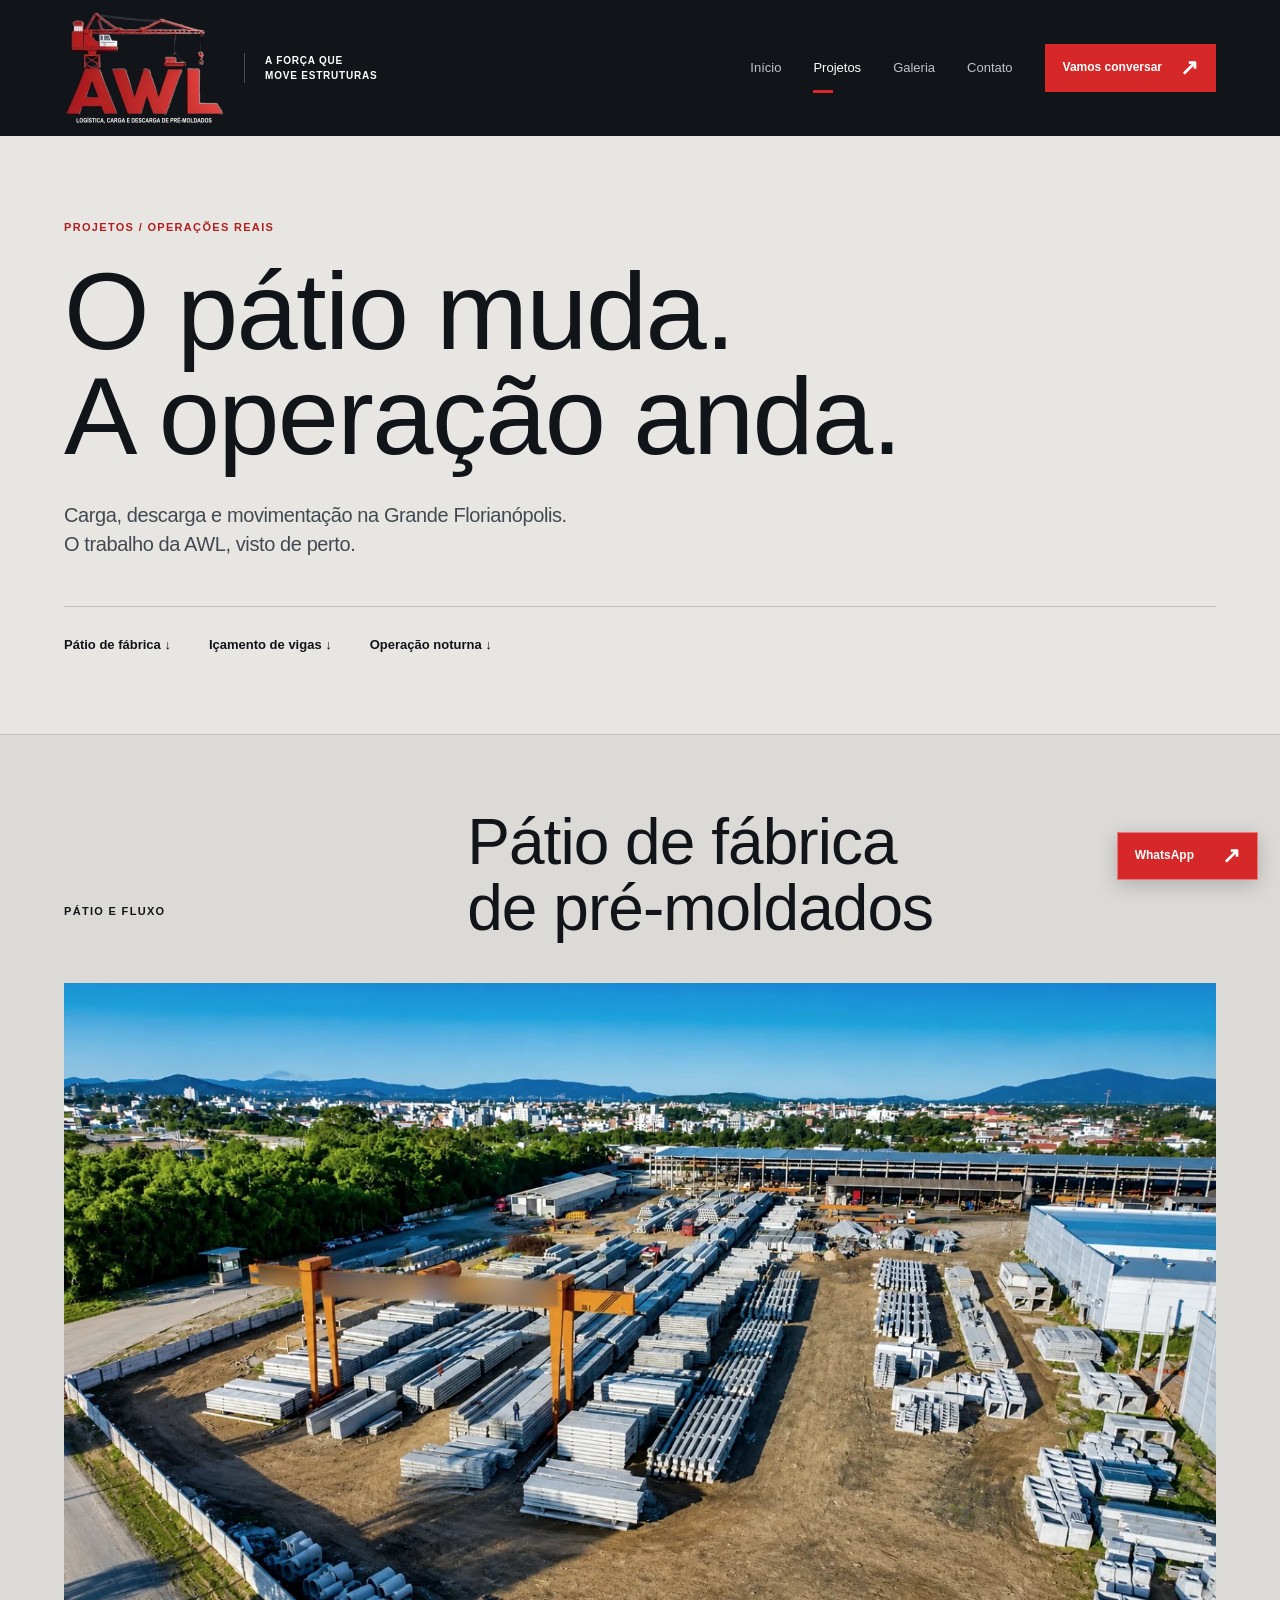
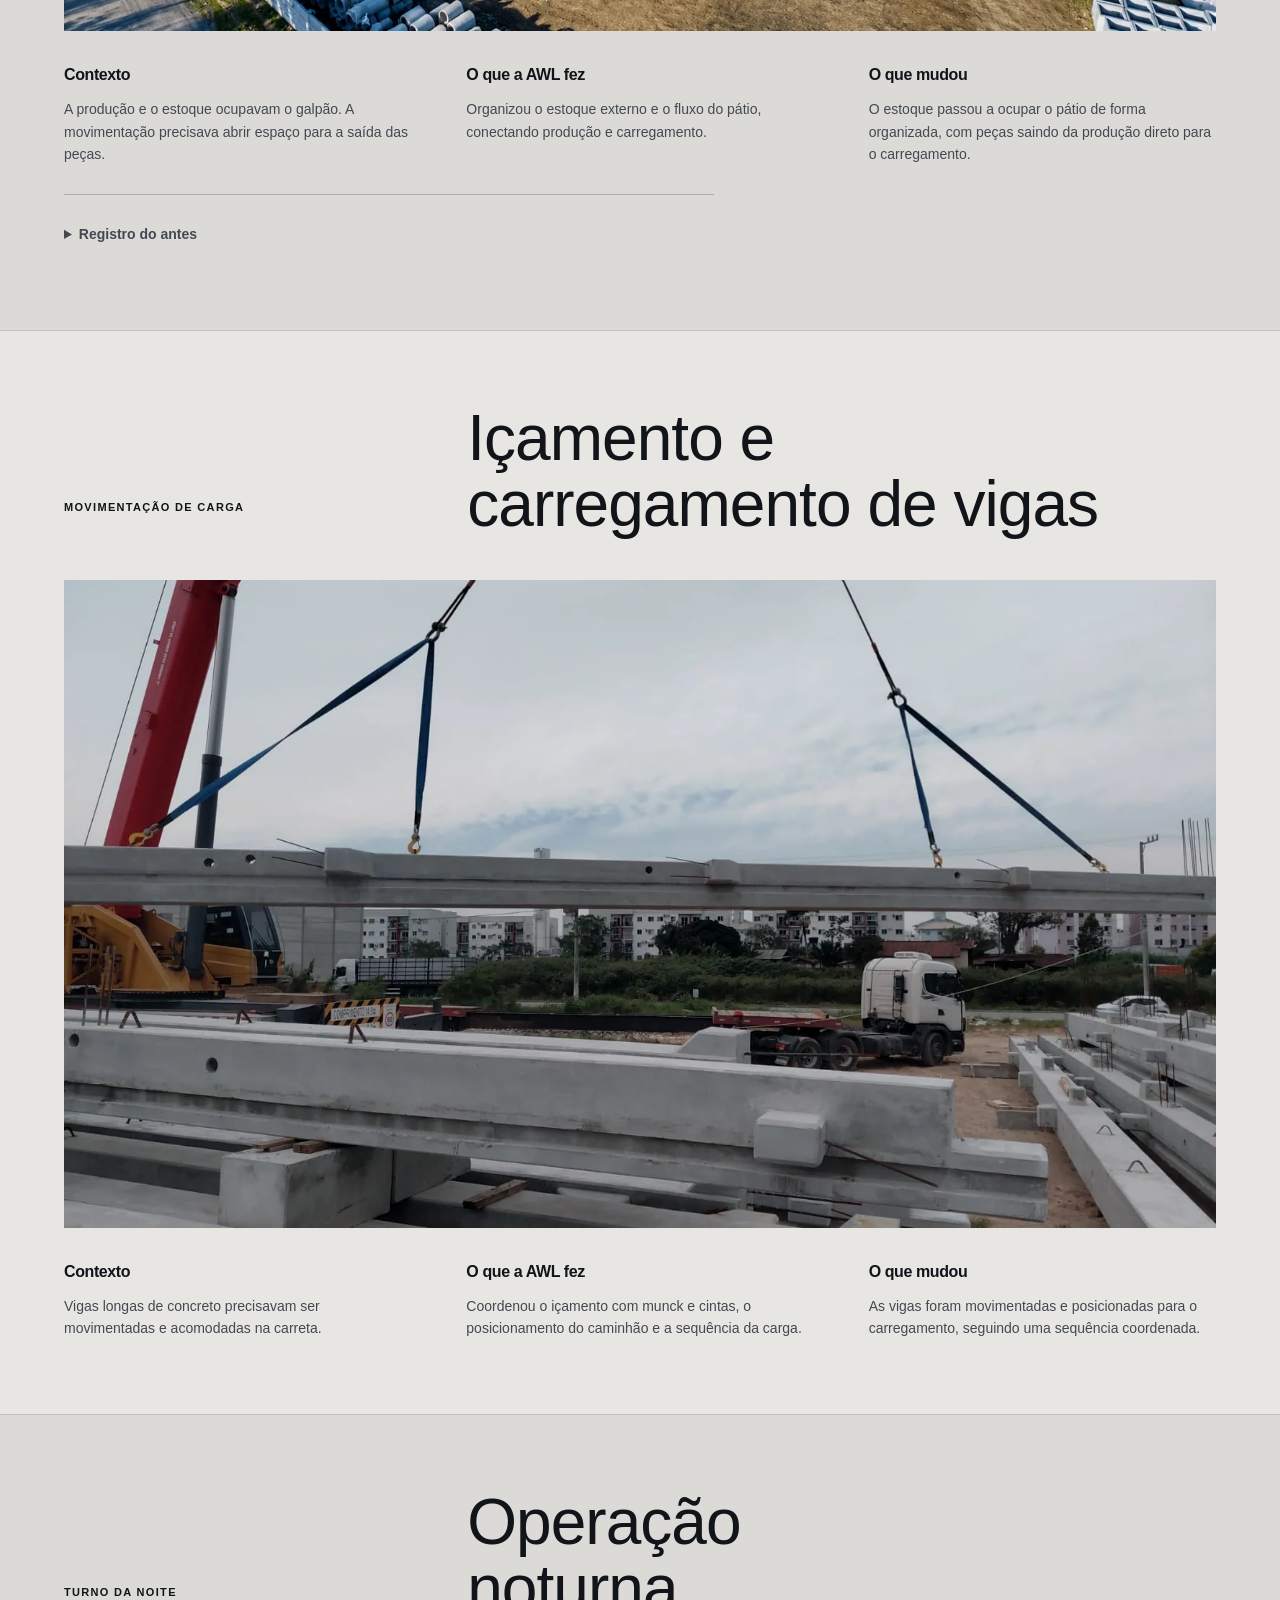
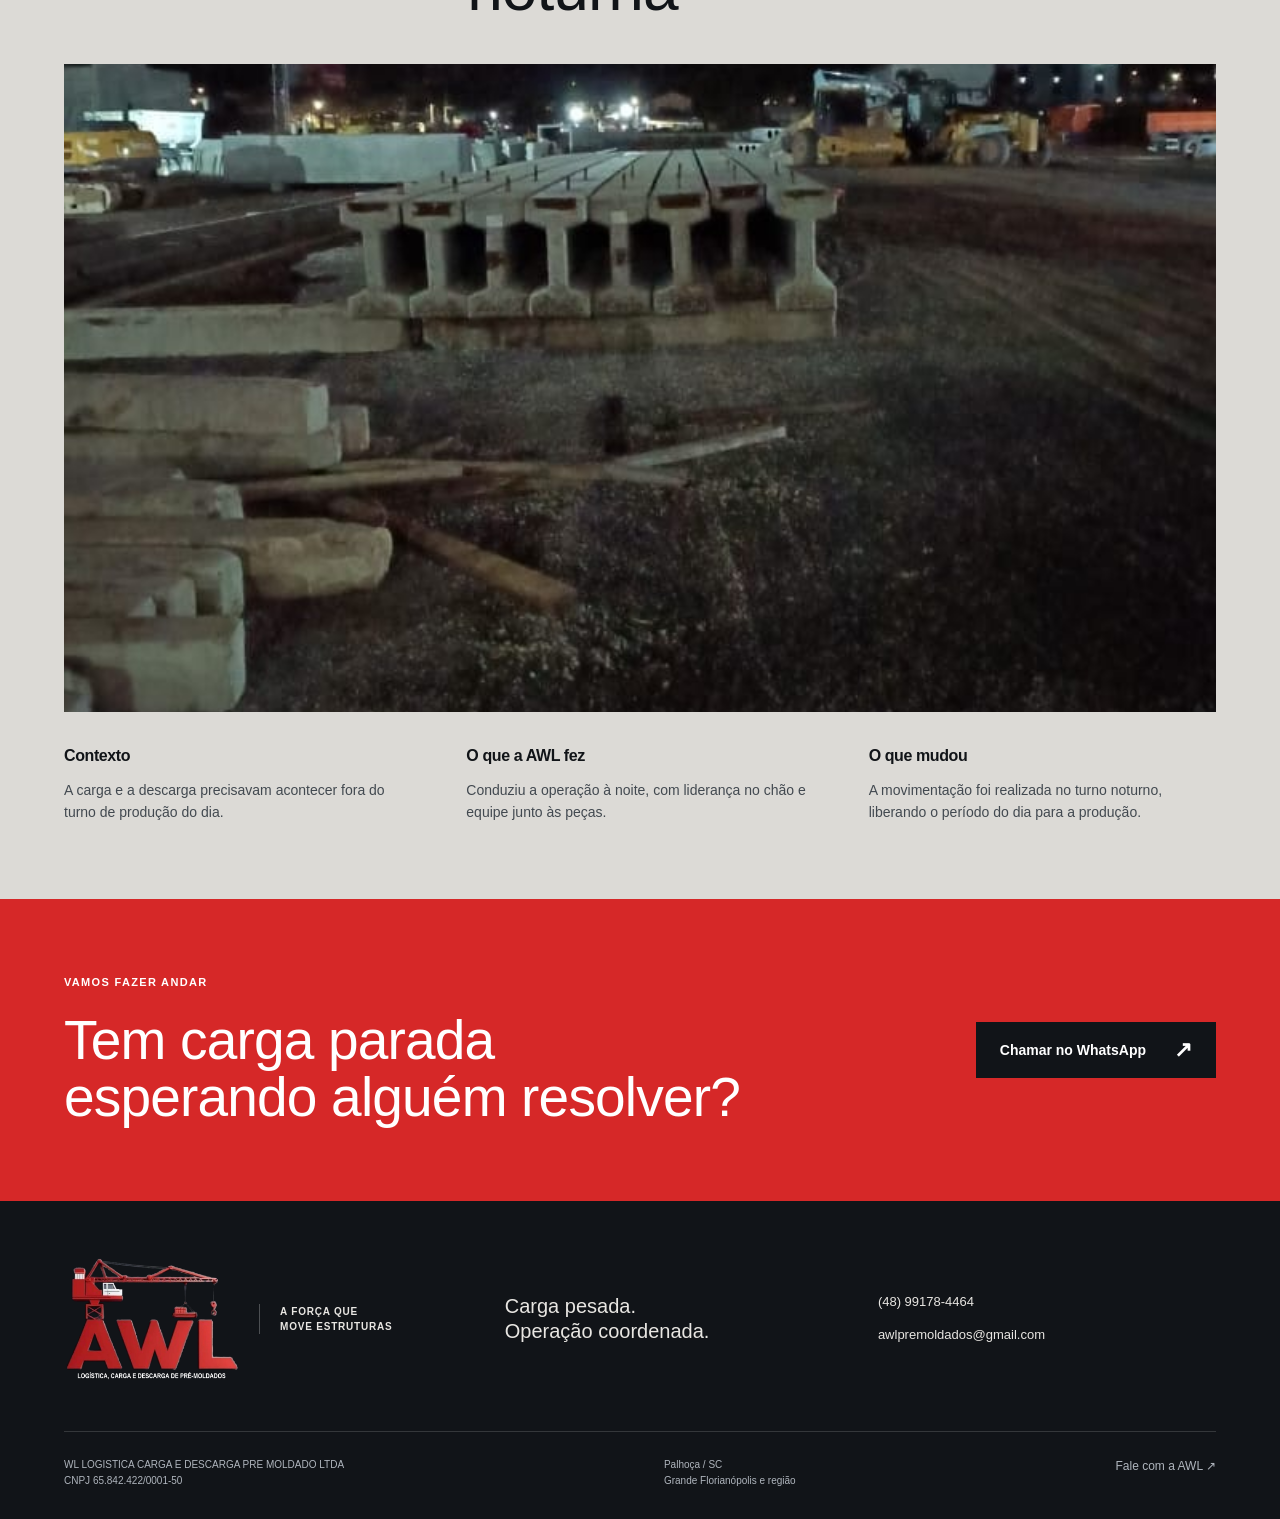
<file: docs/projetos.html>
<!DOCTYPE html>
<html lang="pt-BR">
 <head>
  <meta charset="utf-8"/>
  <meta content="width=device-width, initial-scale=1" name="viewport"/>
  <title>
   Projetos de carga e descarga em Palhoça | AWL
  </title>
  <meta content="Conheça operações da AWL: organização de pátio, içamento de vigas e movimentação noturna de cargas pesadas na Grande Florianópolis." name="description"/>
  <meta content="#111418" name="theme-color"/>
  <meta content="index, follow" name="robots"/>
  <link href="https://lilianpacheco.github.io/AWLLOSGISTICA/projetos.html" rel="canonical"/>
  <meta content="website" property="og:type"/>
  <meta content="pt_BR" property="og:locale"/>
  <meta content="AWL" property="og:site_name"/>
  <meta content="Projetos de carga e descarga em Palhoça | AWL" property="og:title"/>
  <meta content="Conheça operações da AWL: organização de pátio, içamento de vigas e movimentação noturna de cargas pesadas na Grande Florianópolis." property="og:description"/>
  <meta content="https://lilianpacheco.github.io/AWLLOSGISTICA/projetos.html" property="og:url"/>
  <meta content="https://lilianpacheco.github.io/AWLLOSGISTICA/img/patio.jpeg" property="og:image"/>
  <meta content="Pátio de operação com peças de concreto organizadas" property="og:image:alt"/>
  <meta content="summary_large_image" name="twitter:card"/>
  <meta content="Projetos de carga e descarga em Palhoça | AWL" name="twitter:title"/>
  <meta content="Conheça operações da AWL: organização de pátio, içamento de vigas e movimentação noturna de cargas pesadas na Grande Florianópolis." name="twitter:description"/>
  <meta content="https://lilianpacheco.github.io/AWLLOSGISTICA/img/patio.jpeg" name="twitter:image"/>
  <link href="img/favicon.png" rel="icon" type="image/png"/>
  <style>
   *{box-sizing:border-box}body{margin:0;background:#e8e6e2;color:#111418;font-family:Arial,Helvetica,sans-serif}img{max-width:100%;height:auto}.site-header{background:#111418;color:#fff;min-height:88px}.hero{position:relative;background:#111418;color:#fff;min-height:calc(100svh - 88px)}.hero-image,.hero-shade{position:absolute;inset:0}.hero-image img{width:100%;height:100%;object-fit:cover}.hero-content{position:relative;z-index:1}[hidden]{display:none!important}
  </style>
  <link href="css/style.css" rel="stylesheet"/>
  <script id="business-schema" type="application/ld+json">{"@context":"https://schema.org","@type":"LocalBusiness","name":"AWL","legalName":"WL LOGISTICA CARGA E DESCARGA PRE MOLDADO LTDA","taxID":"65.842.422/0001-50","telephone":"+5548991784464","email":"awlpremoldados@gmail.com","address":{"@type":"PostalAddress","addressLocality":"Palhoça","addressRegion":"SC","addressCountry":"BR"},"areaServed":"Grande Florianópolis e região","url":"https://lilianpacheco.github.io/AWLLOSGISTICA/","image":"https://lilianpacheco.github.io/AWLLOSGISTICA/img/patio.jpeg"}</script>
  <script defer="" src="js/main.js">
  </script>
 </head>
 <body class="inner">
  <!-- THESIS: A força física e a coordenação aparecem juntas no pátio real.
OWN-WORLD: Grafite, concreto, vermelho de máquina, letras condensadas e geometria reta.
STORY: Identificar o gargalo, entender o método, ver a operação e conversar.
FIRST VIEWPORT: Fotografia aérea sangrada; slogan dominante à esquerda; ações abaixo e localização na base.
FORM: Composição industrial fixada pelo briefing do usuário; sem sorteio ou imagens geradas. -->
  <a class="skip-link" href="#conteudo">
   Pular para o conteúdo
  </a>
  <header class="site-header">
   <a aria-label="AWL — início" class="brand" href="index.html">
    <picture>
     <source srcset="img/logo-awl-web.webp" type="image/webp"/>
     <img alt="AWL — guindaste vermelho; logística, carga e descarga de pré-moldados" height="455" src="img/logo-awl-web.png" width="640"/>
    </picture>
    <span>
     A FORÇA QUE
     <br/>
     MOVE ESTRUTURAS
    </span>
   </a>
   <button aria-controls="navigation" aria-expanded="false" class="menu-toggle">
    Menu
    <span aria-hidden="true">
     ☰
    </span>
   </button>
   <nav aria-label="Principal" id="navigation">
    <a href="index.html">
     Início
    </a>
    <a aria-current="page" href="projetos.html">
     Projetos
    </a>
    <a href="galeria.html">
     Galeria
    </a>
    <a href="contato.html">
     Contato
    </a>
    <a class="button nav-cta" data-whatsapp="" href="https://wa.me/5548991784464?text=Ol%C3%A1%2C%20AWL!%20Gostaria%20de%20conversar%20sobre%20uma%20opera%C3%A7%C3%A3o%20de%20carga%20e%20descarga." rel="noopener" target="_blank">
     Vamos conversar
     <span aria-hidden="true">
      ↗
     </span>
    </a>
   </nav>
  </header>
  <main id="conteudo">
   <section class="page-intro section">
    <p class="eyebrow">
     PROJETOS / OPERAÇÕES REAIS
    </p>
    <h1>
     O pátio muda.
     <br/>
     A operação anda.
    </h1>
    <p class="lead">
     Carga, descarga e movimentação na Grande Florianópolis.
     <br/>
     O trabalho da AWL, visto de perto.
    </p>
    <div class="case-nav">
     <a href="#patio">
      Pátio de fábrica ↓
     </a>
     <a href="#icamento">
      Içamento de vigas ↓
     </a>
     <a href="#noturno">
      Operação noturna ↓
     </a>
    </div>
   </section>
   <article class="case section" id="patio">
    <div class="case-title">
     <p class="eyebrow">
      PÁTIO E FLUXO
     </p>
     <h2>
      Pátio de fábrica
      <br/>
      de pré-moldados
     </h2>
    </div>
    <picture class="photo case-photo" style="background-image:url(img/patio-blur.webp)">
     <source sizes="(max-width: 700px) 100vw, 70vw" srcset="img/patio-720.webp 720w, img/patio.webp 1600w" type="image/webp"/>
     <img alt="Vista aérea de pátio industrial com peças de concreto alinhadas e pórtico de movimentação." decoding="async" height="900" loading="lazy" src="img/patio.jpeg" width="1600"/>
    </picture>
    <div class="case-fields">
     <div>
      <h3>
       Contexto
      </h3>
      <p>
       A produção e o estoque ocupavam o galpão. A movimentação precisava abrir espaço para a saída das peças.
      </p>
     </div>
     <div>
      <h3>
       O que a AWL fez
      </h3>
      <p>
       Organizou o estoque externo e o fluxo do pátio, conectando produção e carregamento.
      </p>
     </div>
     <div>
      <h3>
       O que mudou
      </h3>
      <p>
       O estoque passou a ocupar o pátio de forma organizada, com peças saindo da produção direto para o carregamento.
      </p>
     </div>
    </div>
    <details class="before-slot">
     <summary>
     Registro do antes
     </summary>
     <figure class="before-record">
      <img alt="Área do pátio antes da organização do estoque e do fluxo de movimentação." decoding="async" height="720" loading="lazy" src="img/patio-antes-2026.png" width="1280"/>
      <figcaption>
       Área do pátio antes da organização do estoque e do fluxo de movimentação.
      </figcaption>
     </figure>
    </details>
   </article>
   <article class="case section" id="icamento">
    <div class="case-title">
     <p class="eyebrow">
      MOVIMENTAÇÃO DE CARGA
     </p>
     <h2>
      Içamento e
      <br/>
      carregamento de vigas
     </h2>
    </div>
    <picture class="photo case-photo" style="background-image:url(img/icamento-blur.webp)">
     <source sizes="(max-width: 700px) 100vw, 70vw" srcset="img/icamento-720.webp 720w, img/icamento.webp 1599w" type="image/webp"/>
     <img alt="Viga longa suspensa por cintas azuis, com guindaste e carreta ao fundo." decoding="async" height="899" loading="lazy" src="img/icamento.jpeg" width="1599"/>
    </picture>
    <div class="case-fields">
     <div>
      <h3>
       Contexto
      </h3>
      <p>
       Vigas longas de concreto precisavam ser movimentadas e acomodadas na carreta.
      </p>
     </div>
     <div>
      <h3>
       O que a AWL fez
      </h3>
      <p>
       Coordenou o içamento com munck e cintas, o posicionamento do caminhão e a sequência da carga.
      </p>
     </div>
     <div>
      <h3>
       O que mudou
      </h3>
      <p>
       As vigas foram movimentadas e posicionadas para o carregamento, seguindo uma sequência coordenada.
      </p>
     </div>
    </div>
   </article>
   <article class="case section" id="noturno">
    <div class="case-title">
     <p class="eyebrow">
      TURNO DA NOITE
     </p>
     <h2>
      Operação
      <br/>
      noturna
     </h2>
    </div>
    <picture class="photo case-photo" style="background-image:url(img/operacao-noturna-2026.jpeg)">
     <img alt="Peças de concreto e equipamentos posicionados no pátio durante o turno noturno." decoding="async" height="1280" loading="lazy" src="img/operacao-noturna-2026.jpeg" width="720"/>
    </picture>
    <div class="case-fields">
     <div>
      <h3>
       Contexto
      </h3>
      <p>
       A carga e a descarga precisavam acontecer fora do turno de produção do dia.
      </p>
     </div>
     <div>
      <h3>
       O que a AWL fez
      </h3>
      <p>
       Conduziu a operação à noite, com liderança no chão e equipe junto às peças.
      </p>
     </div>
     <div>
      <h3>
       O que mudou
      </h3>
      <p>
       A movimentação foi realizada no turno noturno, liberando o período do dia para a produção.
      </p>
     </div>
    </div>
   </article>
   <section class="closing">
    <div>
     <p class="eyebrow">
      VAMOS FAZER ANDAR
     </p>
     <h2>
      Tem carga parada
      <br/>
      esperando alguém resolver?
     </h2>
    </div>
    <a class="button" data-whatsapp="" href="https://wa.me/5548991784464?text=Ol%C3%A1%2C%20AWL!%20Gostaria%20de%20conversar%20sobre%20uma%20opera%C3%A7%C3%A3o%20de%20carga%20e%20descarga." rel="noopener" target="_blank">
     Chamar no WhatsApp
     <span aria-hidden="true">
      ↗
     </span>
    </a>
   </section>
  </main>
  <footer class="footer">
   <div class="footer-top">
    <a aria-label="AWL — início" class="brand" href="index.html">
     <picture>
      <source srcset="img/logo-awl-web.webp" type="image/webp"/>
      <img alt="AWL — guindaste vermelho; logística, carga e descarga de pré-moldados" height="455" src="img/logo-awl-web.png" width="640"/>
     </picture>
     <span>
      A FORÇA QUE
      <br/>
      MOVE ESTRUTURAS
     </span>
    </a>
    <p>
     Carga pesada.
     <br/>
     Operação coordenada.
    </p>
    <div>
     <a data-phone="" href="tel:+5548991784464">
      <span data-config="phone">(48) 99178-4464</span>
     </a>
     <a data-email="" href="mailto:awlpremoldados@gmail.com">
      <span data-config="email">awlpremoldados@gmail.com</span>
     </a>
    </div>
   </div>
   <div class="footer-bottom">
    <p>
     <span data-config="legalName">WL LOGISTICA CARGA E DESCARGA PRE MOLDADO LTDA</span>
     <br/>
     CNPJ
     <span data-config="cnpj">65.842.422/0001-50</span>
    </p>
    <p>
     <span data-config="city">Palhoça</span>
     /
     <span data-config="state">SC</span>
     <br/>
     <span data-config="area">Grande Florianópolis e região</span>
    </p>
    <a href="contato.html">
     Fale com a AWL ↗
    </a>
   </div>
  </footer>
  <a class="button floating-contact" data-whatsapp="" href="https://wa.me/5548991784464?text=Ol%C3%A1%2C%20AWL!%20Gostaria%20de%20conversar%20sobre%20uma%20opera%C3%A7%C3%A3o%20de%20carga%20e%20descarga." rel="noopener" target="_blank">
   WhatsApp
   <span aria-hidden="true">
    ↗
   </span>
  </a>
 </body>
</html>
</file>
<file: docs/css/style.css>
:root{--red:#d62828;--dark:#111418;--paper:#e8e6e2;--ink:#424950;--steel:#6b7280;--line:#c2c1be;--display:Impact,'Arial Narrow','Franklin Gothic Condensed',sans-serif;--gutter:clamp(24px,5vw,88px);--ease:cubic-bezier(.16,1,.3,1)}

html{scroll-behavior:smooth;scroll-padding-top:30px}
body{font-size:16px;line-height:1.6;-webkit-font-smoothing:antialiased}
body.dialog-open{overflow:hidden}
a{color:inherit;text-decoration:none}
button,input,select,textarea{font:inherit}
button,a,input,select,textarea{-webkit-tap-highlight-color:transparent}
button{cursor:pointer}
button:disabled{cursor:wait;opacity:.6}
button{color:inherit}
p,h1,h2,h3,figure{margin:0}
p+p{margin-top:18px}
h1,h2,h3{line-height:1.03;text-wrap:balance}
h1,h2{font-family:var(--display);font-weight:400;letter-spacing:-.015em}
h1{font-size:clamp(64px,8.4vw,132px)}
h2{font-size:clamp(42px,4.5vw,72px)}
h3{font-size:22px;font-weight:700;letter-spacing:-.025em;line-height:1.18}
img{display:block}
picture{display:block}
::selection{background:var(--red);color:#fff}
:focus-visible{outline:3px solid var(--red);outline-offset:5px}
.button:focus-visible,.filters button:focus-visible{outline-color:currentColor}
.skip-link{position:fixed;left:16px;top:10px;z-index:100;background:var(--paper);color:var(--dark);padding:12px 20px;transform:translateY(-160%)}
.skip-link:focus{transform:none}
.eyebrow{font-size:11px;font-weight:700;letter-spacing:.12em;line-height:1.5;margin-bottom:22px}
.accent{color:var(--red)}
.lead{font-size:clamp(20px,1.7vw,27px);line-height:1.45;letter-spacing:-.02em}
.muted-light{color:#aeb5bc}
.section{padding:100px var(--gutter)}
.button{min-height:52px;display:inline-flex;align-items:center;justify-content:space-between;gap:28px;padding:16px 23px;background:var(--red);color:#fff;border:1px solid transparent;font-weight:700;font-size:14px;line-height:1.3;transition:background .2s,transform .2s}
.button:hover{background:#b31e1e;transform:translateY(-2px)}
.button span{font-size:22px;line-height:1}
.text-link{display:inline-flex;align-items:center;gap:20px;min-height:48px;font-size:14px;font-weight:700;border-bottom:1px solid #ffffff70;padding-bottom:3px;transition:color .2s}
.text-link:hover{color:#f0a6a6}
.dark-link{border-color:#85898c}
.dark-link:hover{color:var(--red)}
.site-header{height:88px;padding:0 var(--gutter);display:flex;align-items:center;justify-content:space-between;gap:28px;position:relative;z-index:10}
.brand{display:flex;align-items:center;gap:20px;flex-shrink:0}
.brand img{width:92px;height:auto}
.brand>span{font-size:9px;letter-spacing:.08em;font-weight:700;line-height:1.5;border-left:1px solid #ffffff40;padding-left:20px}
#navigation{display:flex;align-items:center;gap:32px}
#navigation>a:not(.button){font-size:13px;padding:30px 0;position:relative;color:#c1c6cb}
#navigation>a:hover,#navigation>a[aria-current]{color:#fff}
#navigation>a[aria-current]:after{content:'';position:absolute;height:3px;background:var(--red);bottom:15px;left:0;width:20px}
.nav-cta{min-height:44px;padding:12px 17px;font-size:12px;gap:18px}
.menu-toggle{display:none}
.hero{min-height:820px;height:calc(100svh - 88px);max-height:1100px;overflow:hidden;display:flex;flex-direction:column;justify-content:center}
.hero-image{transform:scale(1.08);will-change:transform}
.hero-image .photo,.hero-image img{width:100%;height:100%;object-fit:cover;object-position:60% 55%}
.hero-shade{background:linear-gradient(90deg,rgba(8,12,15,.82),rgba(8,12,15,.40) 58%,rgba(8,12,15,.12)),linear-gradient(0deg,rgba(8,12,15,.8),transparent 50%)}
.hero:after,.film:after{content:'';position:absolute;inset:0;background:url('../img/grain.png');opacity:.4;pointer-events:none}
.hero-content{padding:50px var(--gutter) 100px}
.hero .eyebrow{font-size:11px;letter-spacing:.1em}
.hero h1{font-size:clamp(78px,8.35vw,138px);line-height:.92;letter-spacing:-.015em;margin-left:-3px;max-width:1000px;text-wrap:initial}
.hero h1 span{color:#fff}
.hero-subtitle{font-size:clamp(19px,1.75vw,28px);line-height:1.27;letter-spacing:-.025em;font-weight:500;margin-top:25px}
.hero-support{font-size:14px;line-height:1.65;max-width:450px;color:#e0e2e4;margin-top:17px}
.hero-actions{display:flex;gap:32px;align-items:center;margin-top:28px;flex-wrap:wrap}
.hero-foot{position:absolute;left:var(--gutter);right:var(--gutter);bottom:22px;display:flex;justify-content:space-between;align-items:center;border-top:1px solid #ffffff45;padding-top:20px;font-size:10px;letter-spacing:.08em;z-index:2}
.hero-foot a{font-size:12px;letter-spacing:0}
.hero-foot a span{margin-left:25px}
.problem{display:grid;grid-template-columns:1.2fr 1fr;gap:12%;align-items:center;padding-top:122px;padding-bottom:122px}
.problem h2{font-size:clamp(44px,4.7vw,76px)}
.problem-copy{max-width:470px}
.problem-copy>p:not(.lead){color:var(--ink);font-size:15px}
.problem .text-link{margin-top:27px}
.method{background:var(--dark);color:var(--paper);display:grid;grid-template-columns:1fr 1fr}
.method-image{position:relative;min-height:790px;overflow:hidden}
.method-image .photo,.method-image img{height:100%;width:100%;object-fit:cover;object-position:43% center}
.method-image:after{content:'';position:absolute;inset:0;background:linear-gradient(0deg,#080c10ce,transparent 40%)}
.image-caption{position:absolute;left:var(--gutter);bottom:36px;right:24px;z-index:1;color:#fff;font-size:12px}
.method-content{padding:80px clamp(32px,5vw,85px)}
.method h2{font-size:clamp(40px,3.5vw,56px);margin-bottom:40px}
.method-item{padding:23px 0;border-top:1px solid #ffffff28}
.method-item h3{font-size:18px;margin-bottom:9px}
.method-item p{font-size:14px;color:#bfc5cb;max-width:430px}
.film{position:relative;min-height:520px;overflow:hidden;background:var(--dark);color:#fff}
.film-poster,.film video{position:absolute;inset:0;width:100%;height:100%;object-fit:cover}
.film video[hidden]{display:none}
.film-overlay{position:absolute;inset:0;background:linear-gradient(0deg,#080c10df,rgba(8,12,16,.05) 85%)}
.film-content{position:relative;z-index:1;display:flex;justify-content:space-between;align-items:flex-end;padding:280px var(--gutter) 54px;gap:30px}
.film h2{font-size:clamp(45px,5vw,76px)}
.button-outline{background:transparent;border-color:#fff;color:#fff}
.button-outline:hover{background:#ffffff15}
.section-heading{display:flex;justify-content:space-between;align-items:flex-end;gap:40px;margin-bottom:52px}
.section-heading>p{font-size:15px;color:var(--ink)}
.services-grid{display:grid;grid-template-columns:repeat(4,1fr);border-left:1px solid var(--line)}
.service-card{display:flex;flex-direction:column;padding:28px 25px 24px;border:1px solid var(--line);border-left:0;transition:background .25s,color .25s;min-height:355px}
.service-top{display:flex;justify-content:space-between;align-items:center;font-size:9px;font-weight:700;letter-spacing:.08em;margin-bottom:43px}
.service-top>span:last-child{font-size:23px;color:var(--red)}
.service-card h3{font-size:25px;margin-bottom:17px}
.service-card p{font-size:13px;line-height:1.65;color:var(--ink)}
.service-link{font-size:11px;font-weight:700;margin-top:auto;padding-top:25px}
.service-card:hover{background:var(--dark);color:var(--paper)}
.service-card:hover p{color:#c5cbd0}
.badge{background:var(--red);color:#fff;font-size:10px;padding:3px 9px;letter-spacing:0}
.people{display:grid;grid-template-columns:1fr 1fr;background:#d9d8d4}
.people-photo{min-height:730px}
.people-photo .photo,.people-photo img{width:100%;height:100%;object-fit:cover;object-position:70% 45%}
.people-content{padding:80px clamp(32px,5vw,85px)}
.people h2{margin-bottom:30px}
.people .lead{font-size:21px}
.people-content>p:not(.eyebrow):not(.lead){font-size:15px;color:var(--ink)}
details{margin-top:32px;border-top:1px solid #aaadaa;padding-top:18px}
summary{cursor:pointer;font-size:14px;font-weight:700;min-height:42px}
summary span{float:right}
.about-detail{padding-top:12px;font-size:14px}
.about-detail .photo{margin-top:25px;max-width:240px}
.about-detail img{width:100%;height:auto}
.preview-grid{display:grid;grid-template-columns:1.5fr 1.3fr 1fr 1fr;gap:12px}
.preview-grid>a{overflow:hidden}
.preview-grid .photo,.preview-grid img{width:100%;height:310px;object-fit:cover}
.preview-grid>a:nth-child(3) img{object-position:50% 60%}
.preview-grid img{transition:transform .5s var(--ease)}
.preview-grid a:hover img{transform:scale(1.04)}
.closing{background:var(--red);color:#fff;padding:75px var(--gutter);display:flex;justify-content:space-between;align-items:center;gap:35px}
.closing h2{font-size:clamp(40px,4.3vw,68px)}
.closing .button{background:var(--dark);flex-shrink:0}
.closing .button:hover{background:#292e34}
.footer{background:var(--dark);color:#e8e6e2;padding:56px var(--gutter) 30px}
.footer-top{display:grid;grid-template-columns:1.2fr 1fr 1fr;gap:35px;align-items:center;padding-bottom:50px}
.footer-top>p{font-size:20px;line-height:1.25}
.footer-top>div:last-child{display:flex;flex-direction:column;font-size:13px;gap:12px}
.footer a:hover{color:#fff;text-decoration:underline;text-underline-offset:5px}
.footer-bottom{display:flex;justify-content:space-between;align-items:flex-start;gap:32px;border-top:1px solid #ffffff26;padding-top:25px;font-size:10px;color:#afb5bd}
.footer-bottom p+p{margin-top:0}
.footer-bottom>a{font-size:12px}
.floating-contact{position:fixed;bottom:20px;right:22px;z-index:12;min-height:48px;padding:12px 17px;font-size:12px;box-shadow:0 5px 20px #0003;border:1px solid #ffffff60}
.page-intro{padding-top:83px;padding-bottom:70px}
.page-intro .eyebrow{color:var(--red)}
.page-intro h1{font-size:clamp(66px,8.6vw,130px);line-height:.96}
.page-intro>.lead{margin-top:32px;color:var(--ink);font-size:20px}
.case-nav{display:flex;gap:38px;flex-wrap:wrap;margin-top:47px;border-top:1px solid var(--line);padding-top:20px;font-size:13px;font-weight:700}
.case-nav a{padding:8px 0}
.case-nav a:hover{color:var(--red)}
.case{padding-top:75px;padding-bottom:75px;border-top:1px solid var(--line)}
.case:nth-of-type(odd){background:#dcdad6}
.case-title{display:flex;justify-content:space-between;gap:40px;align-items:flex-end;margin-bottom:42px}
.case-title h2{font-size:clamp(43px,5vw,76px);width:65%}
.case-photo{overflow:hidden;background-size:cover;aspect-ratio:16/9}
.case-photo img{width:100%;height:100%;object-fit:cover}
.case-fields{display:grid;grid-template-columns:repeat(3,1fr);gap:55px;padding-top:35px}
.case-fields h3{font-size:16px;margin-bottom:13px}
.case-fields p{font-size:14px;color:var(--ink)}
.before-slot{font-size:13px;color:var(--ink);max-width:650px;margin-top:28px}
.before-slot summary{cursor:pointer;font-weight:700;padding:10px 0}
.before-slot[open] summary{margin-bottom:14px}
.before-record{margin:0}
.before-record img{display:block;width:100%;max-height:520px;object-fit:cover}
.before-record figcaption{font-size:12px;line-height:1.5;margin-top:9px}
.gallery-section{padding-top:0}
.gallery-toolbar{display:flex;justify-content:space-between;align-items:center;gap:25px;margin-bottom:40px;border-top:1px solid var(--line);padding-top:25px}
.filters{display:flex;gap:9px;flex-wrap:wrap}
.filters button{background:transparent;border:1px solid #959a9d;padding:11px 20px;font-size:13px;min-height:46px}
.filters button[aria-pressed=true]{background:var(--dark);color:var(--paper);border-color:var(--dark)}
.filters button:hover{border-color:var(--red)}
#gallery-count{font-size:12px;color:var(--ink);white-space:nowrap}
.gallery-grid{columns:3;column-gap:26px}
.gallery-grid figure{break-inside:avoid;margin-bottom:36px}
.gallery-grid figure>a{display:block;position:relative;overflow:hidden;background:var(--dark)}
.gallery-grid img{width:100%;height:auto;transition:transform .5s var(--ease)}
.gallery-grid figure>a:hover img{transform:scale(1.025)}
.expand-mark{position:absolute;right:12px;bottom:12px;background:var(--dark);color:#fff;width:40px;height:40px;display:grid;place-items:center;font-size:20px}
.gallery-grid figcaption{padding-top:15px}
.gallery-grid h2{font:700 17px/1.3 Arial,sans-serif;letter-spacing:-.025em;text-wrap:initial}
.gallery-grid figcaption p{font-size:12px;color:var(--ink);margin-top:5px}
.photo{background-size:cover;background-position:center}
.photo img{transition:opacity .3s}
.lightbox-media{display:flex;align-items:center;justify-content:center;min-height:0;flex:1}
.lightbox-media img,.lightbox-media video{max-width:100%;max-height:72vh;object-fit:contain;min-height:0;width:auto;height:auto}
dialog{border:1px solid #444b53;background:var(--dark);color:var(--paper);padding:18px 24px;max-width:min(1200px,95vw);width:95vw;max-height:95dvh}
dialog[open]{display:flex;flex-direction:column}
dialog::backdrop{background:#050709ed}
.lightbox-top,.lightbox-bottom{display:flex;align-items:center;justify-content:space-between;gap:20px}
.lightbox-top{padding-bottom:16px}
.lightbox-bottom{padding-top:16px}
.lightbox-top button,.lightbox-bottom button{border:1px solid #727b85;background:transparent;padding:10px 18px;min-height:44px;min-width:44px}
.lightbox-position{font-size:12px}
#lightbox-caption{font-size:13px;text-align:center;max-width:650px}
.contact-intro{padding-bottom:60px}
.contact-layout{display:grid;grid-template-columns:.8fr 1.2fr;gap:9%;padding-top:25px}
.contact-info h2{font-size:46px;margin-bottom:28px}
.contact-info dl{margin:35px 0}
.contact-info dt{font-size:11px;font-weight:700;letter-spacing:.05em;color:var(--ink);margin-top:28px}
.contact-info dd{margin:7px 0 0;font-size:17px;overflow-wrap:anywhere}
.contact-info dd a:hover{color:var(--red)}
.contact-note{border-top:1px solid var(--line);padding-top:24px;font-size:13px;color:var(--ink)}
.form-wrap{border-top:2px solid var(--dark);padding-top:26px}
.form-wrap h2{font:700 27px/1.2 Arial,sans-serif;letter-spacing:-.025em}
.form-wrap>p{margin-top:14px;font-size:14px;color:var(--ink)}
form{margin-top:32px}
.form-row{display:grid;grid-template-columns:1fr 1fr;gap:22px}
.field{margin-bottom:18px;min-width:0}
label{display:block;font-size:12px;font-weight:700;margin-bottom:9px}
label span{font-weight:400;color:var(--ink);font-size:10px}
input,select,textarea{width:100%;background:#f0efec;border:1px solid #969c9f;padding:13px 12px;min-height:49px;color:var(--dark);border-radius:0;max-width:100%;font-size:16px}
textarea{resize:vertical}
input::placeholder,textarea::placeholder{color:#62696f;font-size:13px}
input[aria-invalid=true],select[aria-invalid=true],textarea[aria-invalid=true]{border:2px solid #b51d1d}
.field-error{display:block;color:#a11b1b;font-size:12px;margin-top:5px;line-height:1.35}
.form-note{font-size:12px;color:var(--ink);margin:0 0 24px;max-width:460px}
.form-status{margin-top:18px;color:#a11b1b;font-size:14px;line-height:1.5}
.form-status.success{color:#245735}
.form-status a{text-decoration:underline}
.form-status:empty{display:none}
.revealed{animation:reveal .8s var(--ease) both}
@keyframes reveal{from{transform:translateY(18px);opacity:.7}
to{transform:none;opacity:1}
}

@media(min-width:1600px){.hero{min-height:880px}
.hero-content{padding-top:70px}
.hero-support{max-width:520px;font-size:16px}
.hero-actions{margin-top:34px}
}

@media(max-width:1100px){.brand>span{display:none}
#navigation{gap:24px}
.hero{min-height:790px}
.hero h1{font-size:108px}
.hero-content{padding-top:40px}
.services-grid{grid-template-columns:repeat(2,1fr);gap:0}
.service-card{min-height:320px}
.service-card:nth-child(n+3){border-top:0}
.section{padding-top:75px;padding-bottom:75px}
.method-image{min-height:740px}
.method-content{padding:55px 36px}
.method h2{font-size:42px}
.people-content{padding:60px 36px}
.people-photo{min-height:660px}
.people h2{font-size:48px}
.footer-top{grid-template-columns:1fr 1fr}
.footer-top>p{display:none}
.contact-layout{gap:6%}
.contact-info dd{font-size:15px}
}

@media(max-width:760px){:root{--gutter:24px}
.site-header{height:76px;min-height:76px;padding-inline:24px}
.brand img{width:83px}
.brand>span{display:block;font-size:7px;padding-left:12px}
.brand{gap:12px}
.menu-toggle{display:flex;align-items:center;gap:16px;background:transparent;border:1px solid #68717a;min-height:44px;padding:9px 13px;font-size:12px}
.menu-toggle span{font-size:15px}
#navigation{display:none;position:absolute;top:76px;left:0;right:0;background:var(--dark);padding:16px 24px 25px;align-items:stretch;gap:0;border-top:1px solid #454b52}
#navigation.open{display:flex;flex-direction:column}
#navigation>a:not(.button){padding:14px 0;min-height:48px}
#navigation>a[aria-current]:after{bottom:10px}
#navigation .nav-cta{margin-top:15px;justify-content:center}
.hero{height:auto;max-height:none;min-height:calc(100svh - 76px)}
.hero-content{padding:60px var(--gutter) 115px}
.hero h1{font-size:clamp(59px,12vw,91px);line-height:.96}
.hero .eyebrow{font-size:9px;max-width:290px;line-height:1.6;margin-bottom:25px}
.hero-subtitle{font-size:21px;margin-top:25px}
.hero-support{font-size:13px;max-width:340px}
.hero-image img{object-position:63% 50%}
.hero-shade{background:linear-gradient(90deg,#080c10c9,#080c1077),linear-gradient(0deg,#080c10d9,transparent 70%)}
.hero-actions{gap:15px;align-items:flex-start;flex-direction:column;margin-top:26px}
.hero-actions .button{min-width:220px}
.hero-actions .text-link{font-size:12px;min-height:40px}
.hero-foot{font-size:8px;bottom:24px;padding-top:15px}
.hero-foot>a{font-size:0}
.hero-foot>a span{font-size:22px;margin-left:0}
.section{padding:66px var(--gutter)}
.problem{display:block}
.problem h2{font-size:49px}
.problem-copy{margin-top:35px;max-width:none}
.problem-copy .lead{font-size:22px}
.problem-copy>p:not(.lead){font-size:14px}
.method{display:flex;flex-direction:column}
.method-image{height:330px;min-height:0}
.method-image img{object-position:50% 50%}
.method-content{padding:53px var(--gutter)}
.method h2{font-size:42px}
.method-item{padding:22px 0}
.film{min-height:410px}
.film-content{padding:175px var(--gutter) 36px;align-items:flex-start;flex-direction:column;gap:25px}
.film h2{font-size:49px}
.film-content .eyebrow{margin-bottom:15px}
.film .button{font-size:12px;min-height:44px;padding:12px 16px}
.section-heading{display:block;margin-bottom:33px}
.section-heading h2{font-size:48px}
.section-heading>p,.section-heading>.text-link{margin-top:24px}
.services-grid{grid-template-columns:1fr}
.service-card{min-height:0;padding:24px}
.service-card+.service-card{border-top:0}
.service-top{margin-bottom:26px}
.service-card h3{font-size:25px;max-width:260px}
.service-card p{font-size:14px}
.service-link{padding-top:22px}
.people{display:flex;flex-direction:column}
.people-photo{min-height:0;max-height:none}
.people-photo .photo,.people-photo img{height:auto;max-height:none;width:100%}
.people-content{padding:50px var(--gutter)}
.people h2{font-size:50px}
.preview-grid{grid-template-columns:1fr 1fr;gap:12px}
.preview-grid .photo,.preview-grid img{height:210px}
.preview-grid>a:nth-child(3) .photo,.preview-grid>a:nth-child(3) img,.preview-grid>a:nth-child(4) .photo,.preview-grid>a:nth-child(4) img{height:auto}
.closing{padding:55px var(--gutter);align-items:flex-start;flex-direction:column;gap:28px}
.closing h2{font-size:44px}
.closing .eyebrow{margin-bottom:18px}
.footer{padding:43px var(--gutter) 96px}
.footer-top{display:flex;flex-direction:column;align-items:flex-start;padding-bottom:35px;gap:28px}
.footer .brand>span{font-size:8px}
.footer-bottom{flex-direction:column;gap:17px}
.footer-bottom p{max-width:290px;font-size:10px;line-height:1.8}
.floating-contact{bottom:16px;right:16px;font-size:12px;min-height:48px}
.page-intro{padding-top:58px;padding-bottom:50px}
.page-intro h1{font-size:clamp(56px,12vw,88px)}
.page-intro>.lead{font-size:18px;margin-top:25px}
.case-nav{gap:15px 22px;margin-top:30px;font-size:11px}
.case-title{display:block;margin-bottom:30px}
.case-title h2{width:auto;font-size:47px}
.case-photo img{height:100%;object-fit:cover}
.case-fields{grid-template-columns:1fr;gap:25px;padding-top:28px}
.case-fields p{font-size:14px}
.gallery-section{padding-top:0}
.gallery-toolbar{display:block}
.filters{gap:7px}
.filters button{padding:10px 14px;font-size:12px}
.gallery-toolbar>p{margin-top:17px}
.gallery-grid{columns:2;column-gap:15px}
.gallery-grid figure{margin-bottom:25px}
.gallery-grid h2{font-size:15px}
.gallery-grid figcaption p{font-size:11px;line-height:1.5}
.expand-mark{width:32px;height:32px;font-size:18px;right:8px;bottom:8px}
.contact-layout{grid-template-columns:1fr;padding-top:0;gap:55px}
.contact-info h2{font-size:44px}
.contact-info dd{font-size:17px}
.form-row{grid-template-columns:1fr;gap:0}
.form-wrap h2{font-size:26px}
dialog{padding:12px;max-width:96vw;width:96vw}
.lightbox-media img,.lightbox-media video{max-height:65dvh}
.lightbox-bottom{gap:12px;align-items:flex-start}
#lightbox-caption{font-size:11px}
.lightbox-top button,.lightbox-bottom button{padding:10px 12px}
.lightbox-top{padding-bottom:12px}
}

@media(max-width:360px){.brand>span{display:none}
.hero h1{font-size:55px}
.gallery-grid{columns:1}
.hero-support{font-size:12px}
.filters button{padding:10px 12px}
}

@media(prefers-reduced-motion:reduce){html{scroll-behavior:auto}
*,*:before,*:after{animation:none!important;transition:none!important;scroll-behavior:auto!important}
.hero-image{transform:none!important;will-change:auto}
.film video{display:none}
.film [data-video-toggle]{display:none}
}

@media print{.menu-toggle,.floating-contact,.hero-actions,.film,.closing,button{display:none!important}
.site-header,.footer{background:#fff;color:#111}
.hero{min-height:0;height:auto}
.hero-content{padding:30px}
.section{padding:30px}
.hero-image,.hero-shade{display:none}
.hero{color:#111;background:#fff}
.hero h1 span{color:#111}
.hero-foot{position:static}
.hero h1{font-size:48px}
.hero-support{color:#111}
a{text-decoration:underline}
}


/* Aprimoramento progressivo: navegação continua disponível sem JavaScript. */
@media(min-width:761px){.people-photo{position:relative;min-height:780px}
.people-photo>.photo{position:absolute;inset:0}
}

@media(max-width:760px){body:not(.js) .menu-toggle{display:none}
body:not(.js) .site-header{height:auto;flex-wrap:wrap;padding-block:18px}
body:not(.js) #navigation{display:flex;position:static;flex-wrap:wrap;padding:0;gap:15px;width:100%;border:0}
body:not(.js) #navigation>a:not(.button){padding:10px 0}
.js #navigation:not(.open){display:none}
}


.page-intro .eyebrow,.dark-link:hover,.case-nav a:hover,.contact-info dd a:hover{color:#b31e1e}

/* Marca original enviada por César: recorte transparente, sem substituição de desenho. */
.site-header{height:136px;min-height:136px}
.brand picture{flex-shrink:0}
.brand img{width:160px;height:auto}
.brand>span{font-size:10px}
.hero{height:calc(100svh - 136px)}
.footer .brand img{width:175px}
@media(max-width:760px){
 .site-header{height:114px;min-height:114px}
 .brand img{width:128px}
 .brand>span{font-size:8px;max-width:95px}
 #navigation{top:114px}
 .hero{height:auto;min-height:calc(100svh - 114px)}
 .footer .brand img{width:160px}
}
@media(max-width:380px){.site-header .brand>span{display:none}}
</file>
